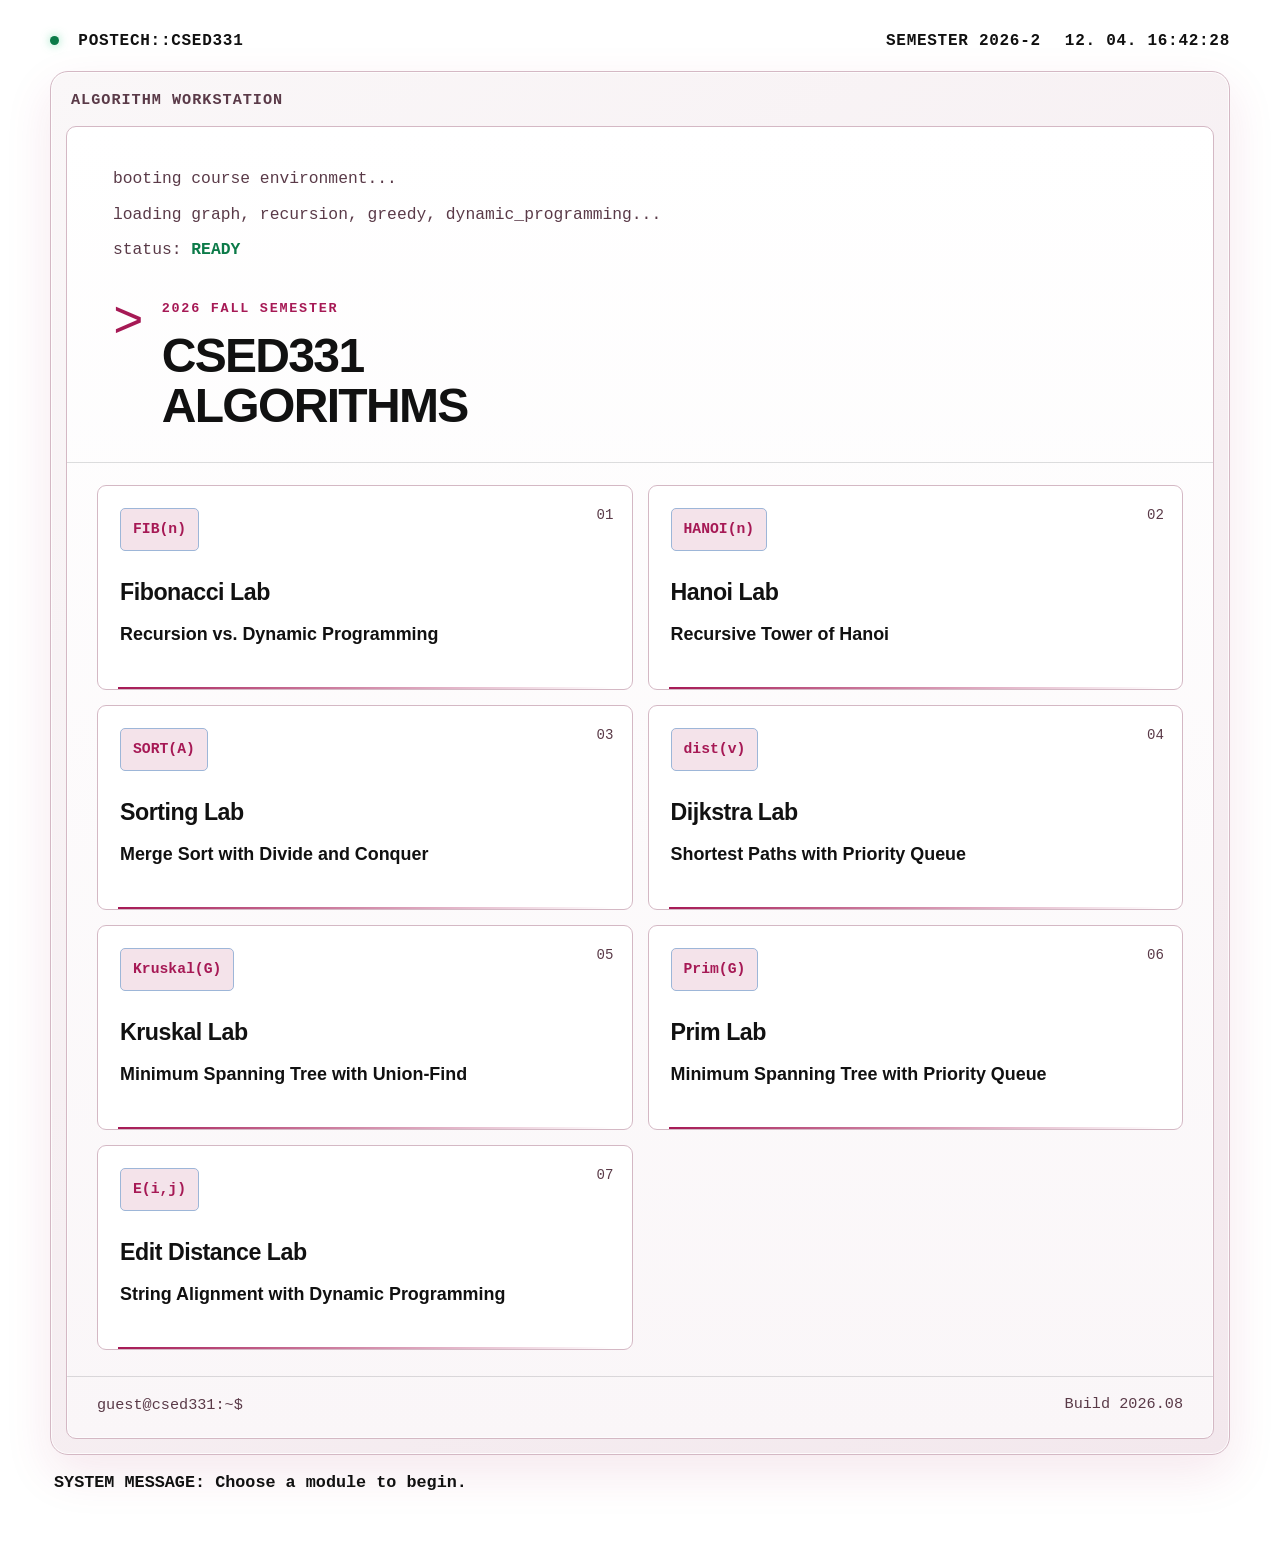
<file: index.html>
<!DOCTYPE html>
<html lang="en">
<head>
  <meta charset="UTF-8">
  <meta name="viewport" content="width=device-width, initial-scale=1.0">
  <meta name="description" content="2026-2 CSED331 Algorithms course website">
  <title>CSED331 | Algorithms</title>
  <link rel="icon" type="image/png" href="favicon.png">
  <link rel="stylesheet" href="styles.css">
</head>
<body class="home-page">
  <div class="scanlines" aria-hidden="true"></div>

  <main class="desktop-shell">
    <header class="system-bar">
      <div class="system-id">
        <span class="status-light"></span>
        POSTECH::CSED331
      </div>
      <div class="system-meta">
        <span>SEMESTER 2026-2</span>
        <span id="system-clock" aria-label="current time"></span>
      </div>
    </header>

    <section class="monitor">
      <div class="monitor-top">
        <span>ALGORITHM WORKSTATION</span>
      </div>

      <div class="screen">
        <section class="hero-terminal" aria-labelledby="course-title">
          <p class="boot-line">booting course environment...</p>
          <p class="boot-line delay-1">loading graph, recursion, greedy, dynamic_programming...</p>
          <p class="boot-line delay-2">status: <strong>READY</strong></p>

          <div class="prompt-title">
            <span class="prompt">&gt;</span>
            <div>
              <p class="eyebrow">2026 FALL SEMESTER</p>
              <h1 id="course-title">CSED331<br>ALGORITHMS</h1>
            </div>
          </div>
        </section>

        <nav class="menu-grid" aria-label="Course modules">
          <a class="menu-card active-card" href="fibonacci.html">
            <span class="card-index">01</span>
            <span class="card-icon">FIB(n)</span>
            <span class="card-title">Fibonacci Lab</span>
            <span class="card-desc">Recursion vs. Dynamic Programming</span>
          </a>

          <a class="menu-card active-card" href="hanoi.html">
            <span class="card-index">02</span>
            <span class="card-icon">HANOI(n)</span>
            <span class="card-title">Hanoi Lab</span>
            <span class="card-desc">Recursive Tower of Hanoi</span>
          </a>

          <a class="menu-card active-card" href="sorting.html">
            <span class="card-index">03</span>
            <span class="card-icon">SORT(A)</span>
            <span class="card-title">Sorting Lab</span>
            <span class="card-desc">Merge Sort with Divide and Conquer</span>
          </a>

          <a class="menu-card active-card" href="graph.html">
            <span class="card-index">04</span>
            <span class="card-icon">dist(v)</span>
            <span class="card-title">Dijkstra Lab</span>
            <span class="card-desc">Shortest Paths with Priority Queue</span>
          </a>

          <a class="menu-card active-card" href="kruskal.html">
            <span class="card-index">05</span>
            <span class="card-icon">Kruskal(G)</span>
            <span class="card-title">Kruskal Lab</span>
            <span class="card-desc">Minimum Spanning Tree with Union-Find</span>
          </a>

          <a class="menu-card active-card" href="prim.html">
            <span class="card-index">06</span>
            <span class="card-icon">Prim(G)</span>
            <span class="card-title">Prim Lab</span>
            <span class="card-desc">Minimum Spanning Tree with Priority Queue</span>
          </a>

          <a class="menu-card active-card" href="editdistance.html">
            <span class="card-index">07</span>
            <span class="card-icon">E(i,j)</span>
            <span class="card-title">Edit Distance Lab</span>
            <span class="card-desc">String Alignment with Dynamic Programming</span>
          </a>
        </nav>

        <div id="terminal-output" class="terminal-output"></div>

        <footer class="terminal-footer">
          <div class="terminal-command">
            <span class="terminal-prompt">guest@csed331:~$</span>
            <input
              id="terminal-input"
              type="text"
              autocomplete="off"
              spellcheck="false"
              aria-label="Terminal command"
            >
          </div>
          <span>Build 2026.08</span>
        </footer>
      </div>
    </section>

    <p class="keyboard-hint">SYSTEM MESSAGE: Choose a module to begin.</p>
  </main>

  <script src="common.js"></script>
  <script src="index.js"></script>
</body>
</html>
</file>
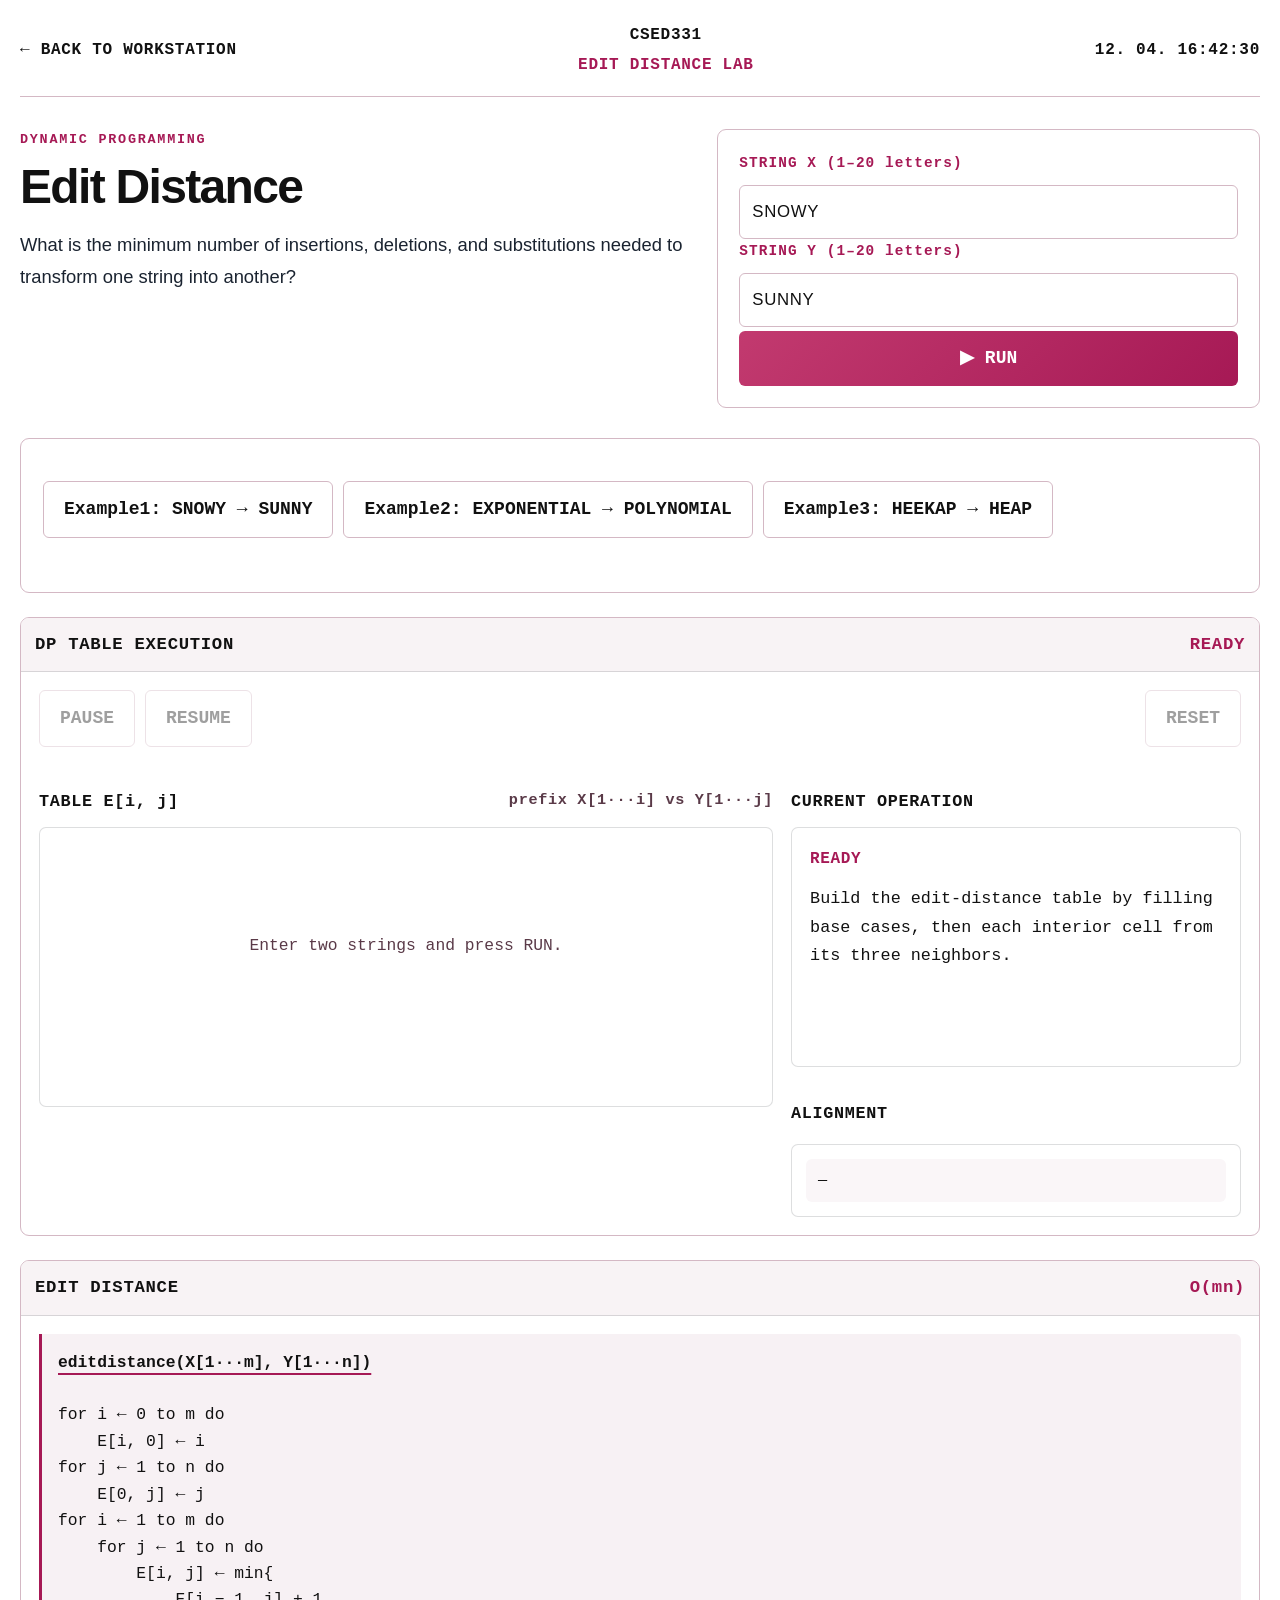
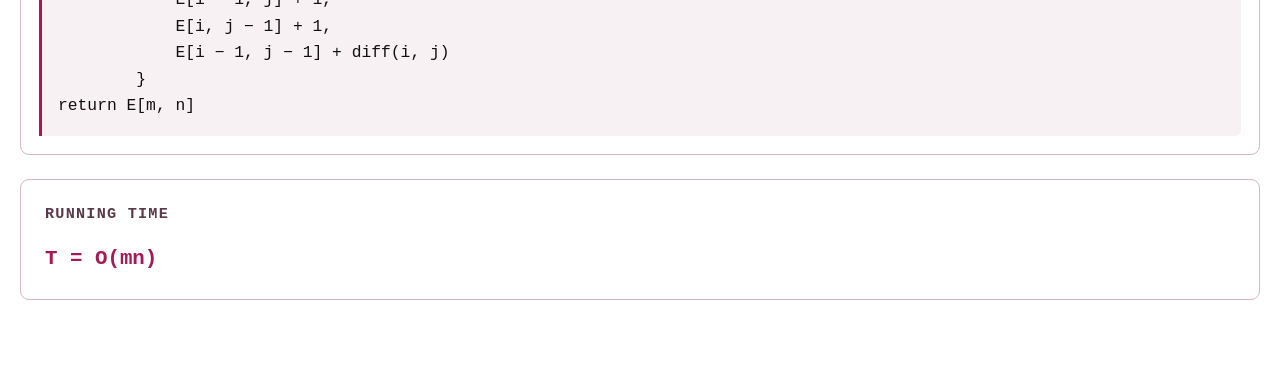
<file: editdistance.html>
<!DOCTYPE html>
<html lang="en">
<head>
  <meta charset="UTF-8">
  <meta name="viewport" content="width=device-width, initial-scale=1.0">
  <meta name="description" content="CSED331 Edit Distance dynamic programming visualizer">
  <title>Edit Distance Lab | CSED331</title>
  <link rel="icon" type="image/png" href="favicon.png">
  <link rel="stylesheet" href="styles.css?v=20261011o">
  <link rel="stylesheet" href="animation.css?v=20261011o">
</head>
<body class="lab-page">
  <div class="scanlines" aria-hidden="true"></div>

  <header class="lab-header">
    <a class="back-link" href="index.html">← BACK TO WORKSTATION</a>
    <div>
      <span>CSED331</span>
      <strong>EDIT DISTANCE LAB</strong>
    </div>
    <span id="system-clock" aria-label="current time"></span>
  </header>

  <main class="lab-shell">
    <section class="lab-intro">
      <div>
        <p class="eyebrow">DYNAMIC PROGRAMMING</p>
        <h1>Edit Distance</h1>
        <p class="lab-question">
          What is the minimum number of insertions, deletions, and
          substitutions needed to transform one string into another?
        </p>
      </div>

      <div class="control-console edit-control-console">
        <label for="string-x-input">STRING X (1–20 letters)</label>
        <div class="input-row edit-string-row">
          <input
            id="string-x-input"
            class="edit-string-input"
            type="text"
            maxlength="20"
            value="SNOWY"
            autocomplete="off"
            spellcheck="false"
            aria-label="String X"
          >
        </div>
        <label for="string-y-input">STRING Y (1–20 letters)</label>
        <div class="input-row edit-string-row">
          <input
            id="string-y-input"
            class="edit-string-input"
            type="text"
            maxlength="20"
            value="SUNNY"
            autocomplete="off"
            spellcheck="false"
            aria-label="String Y"
          >
        </div>
        <div class="input-row edit-run-row">
          <button id="run-edit-button" type="button" class="primary-button">▶ RUN</button>
        </div>
      </div>
    </section>

    <section class="sort-input-panel">
      <div class="action-row">
        <button id="example-snowy-button" type="button" class="secondary-button">
          Example1: SNOWY → SUNNY
        </button>
        <button id="example-exp-button" type="button" class="secondary-button">
          Example2: EXPONENTIAL → POLYNOMIAL
        </button>
        <button id="example-heekap-button" type="button" class="secondary-button">
          Example3: HEEKAP → HEAP
        </button>
      </div>
      <p id="edit-input-message" class="input-message" aria-live="polite"></p>
    </section>

    <section id="edit-visualization" class="algorithm-window">
      <header class="window-titlebar">
        <span>DP TABLE EXECUTION</span>
        <span id="edit-mode-label">READY</span>
      </header>
      <div class="window-body">
        <div class="action-row playback-row edit-playback-row">
          <button id="pause-edit-button" type="button" class="secondary-button" disabled>
            PAUSE
          </button>
          <button id="resume-edit-button" type="button" class="secondary-button" disabled>
            RESUME
          </button>
          <button id="stop-edit-button" type="button" class="secondary-button edit-reset-button" disabled>
            RESET
          </button>
        </div>

        <div class="edit-execution-grid">
          <section class="edit-table-panel">
            <div class="section-label">
              <span>TABLE E[i, j]</span>
              <span>prefix X[1···i] vs Y[1···j]</span>
            </div>
            <div id="edit-table-container" class="edit-table-container">
              <div class="visualization-placeholder">
                Enter two strings and press RUN.
              </div>
            </div>
          </section>

          <section class="edit-side-panel">
            <div class="section-label">
              <span>CURRENT OPERATION</span>
            </div>
            <div class="dijkstra-operation-box edit-operation-box">
              <div id="edit-operation-title" class="current-operation-title">READY</div>
              <div id="edit-operation-detail" class="current-operation-detail">
                Build the edit-distance table by filling base cases, then each
                interior cell from its three neighbors.
              </div>
              <div id="edit-transform" class="edit-transform-host" hidden></div>
            </div>

            <div class="section-label">
              <span>ALIGNMENT</span>
            </div>
            <div class="edit-result-box">
              <pre id="edit-alignment" class="edit-alignment">—</pre>
            </div>
          </section>
        </div>
      </div>
    </section>

    <section class="algorithm-window">
      <header class="window-titlebar">
        <span>EDIT DISTANCE</span>
        <span>O(mn)</span>
      </header>
      <div class="window-body">
        <div class="code-block" aria-label="Edit distance pseudocode">
<pre><code><span class="code-function-title">editdistance(X[1···m], Y[1···n])</span>

for i ← 0 to m do
    E[i, 0] ← i
for j ← 1 to n do
    E[0, j] ← j
for i ← 1 to m do
    for j ← 1 to n do
        E[i, j] ← min{
            E[i − 1, j] + 1,
            E[i, j − 1] + 1,
            E[i − 1, j − 1] + diff(i, j)
        }
return E[m, n]</code></pre>
        </div>
      </div>
    </section>

    <section class="analysis-box">
      <div class="analysis-title">RUNNING TIME</div>
      <div class="analysis-result">T = O(mn)</div>
    </section>
  </main>

  <script src="common.js?v=20261011o"></script>
  <script src="editdistance.js?v=20261011o"></script>
</body>
</html>
</file>
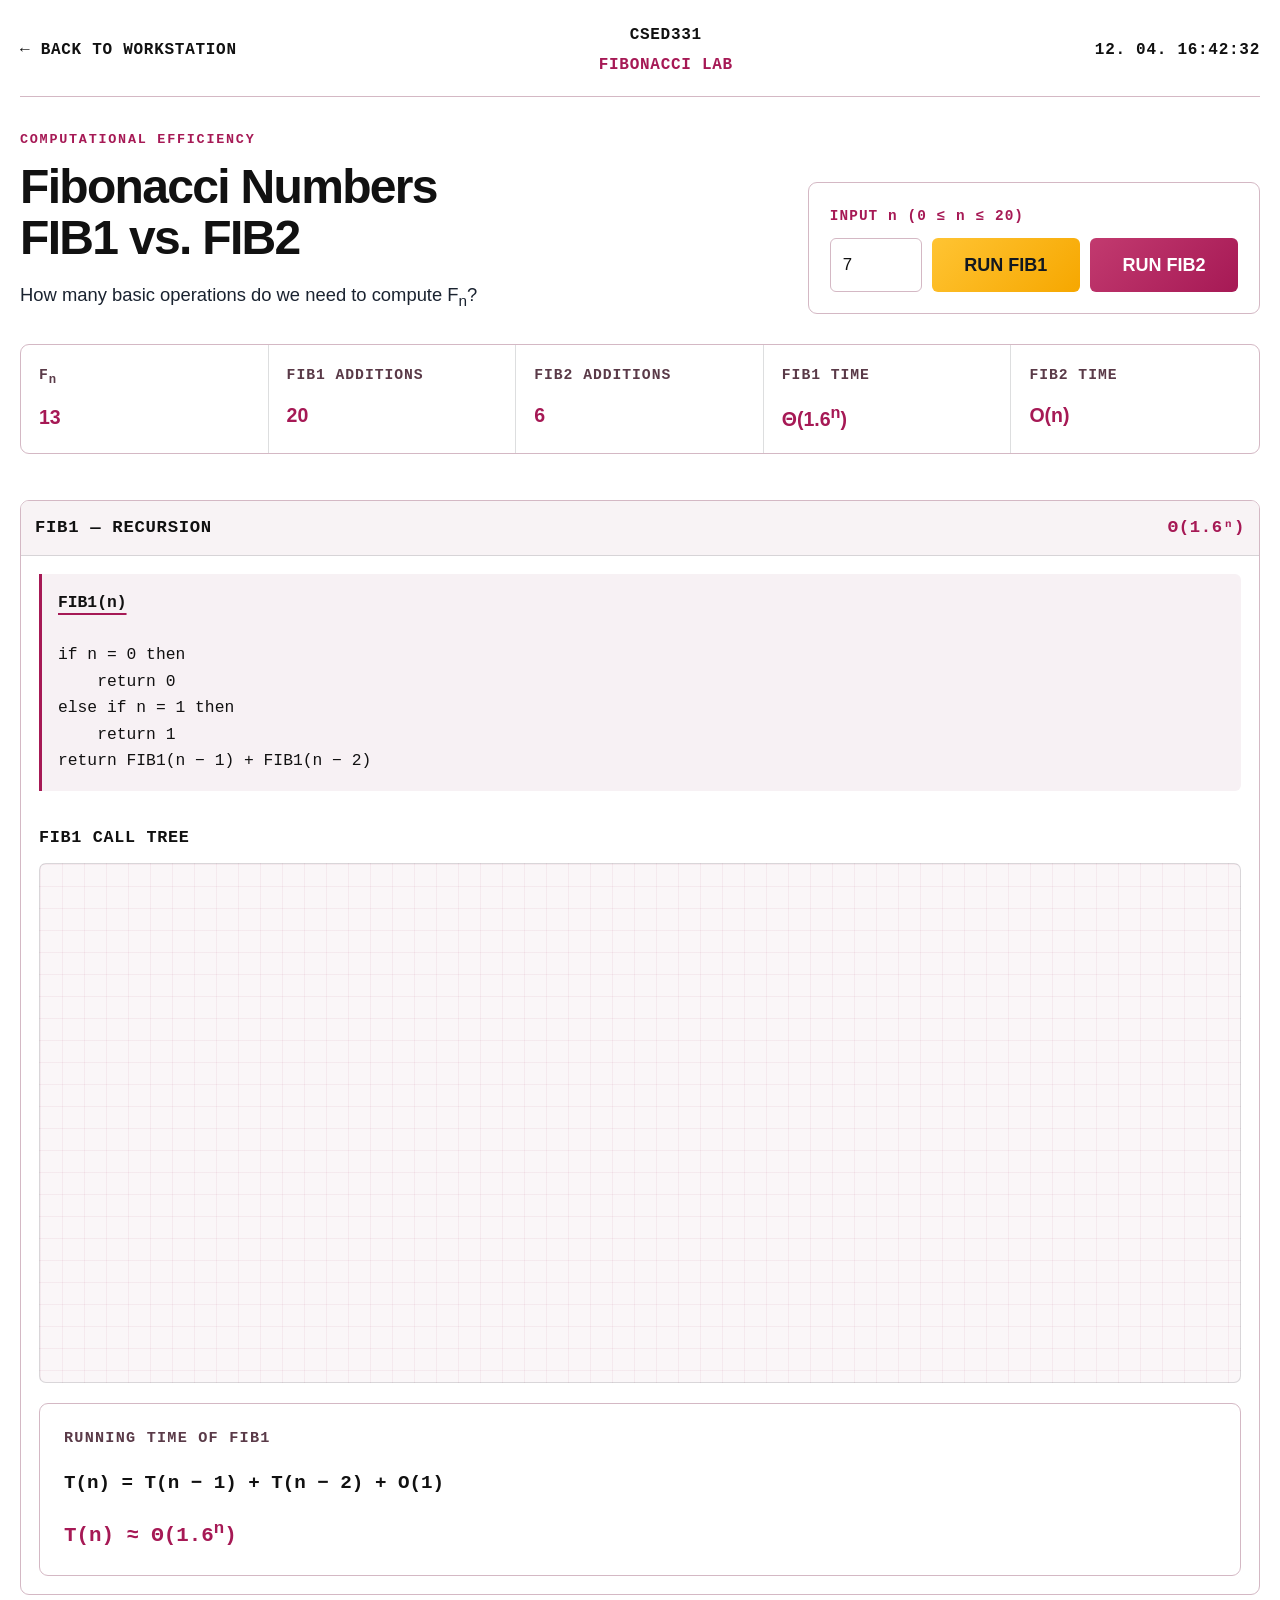
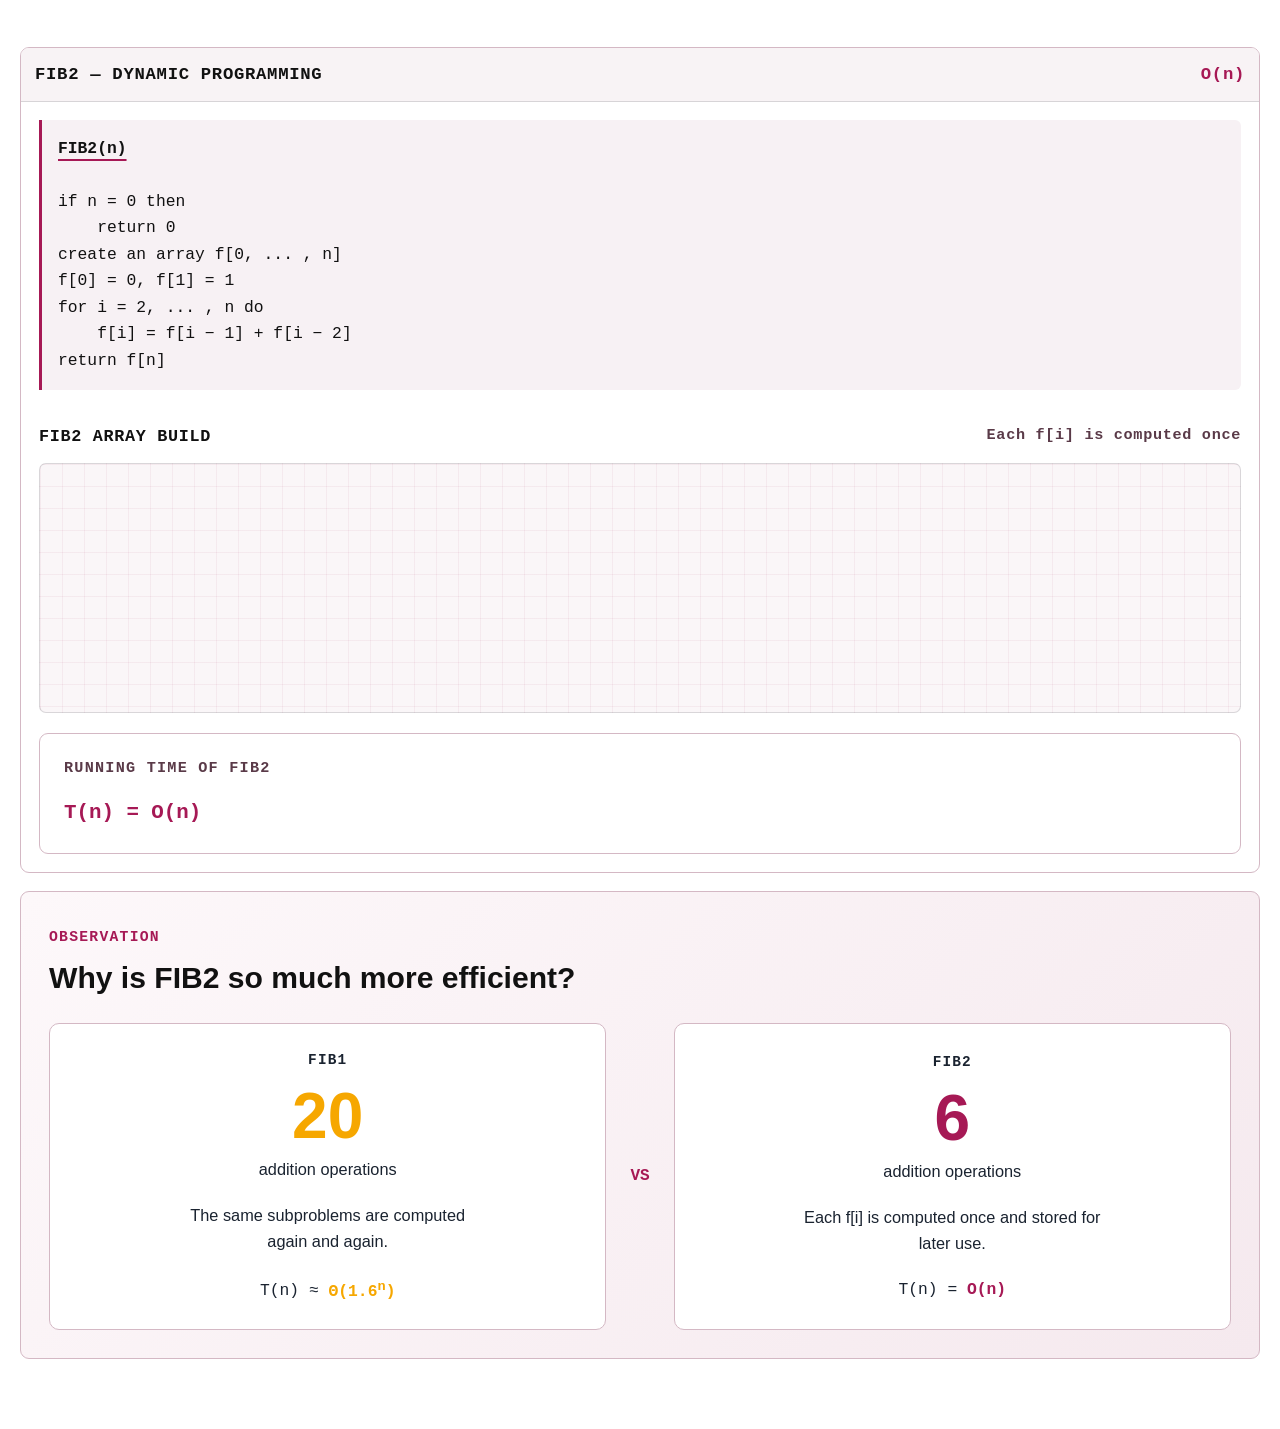
<file: fibonacci.html>
<!DOCTYPE html>
<html lang="en">
<head>
  <meta charset="UTF-8">
  <meta name="viewport" content="width=device-width, initial-scale=1.0">
  <meta name="description" content="CSED331 Fibonacci recursion and dynamic programming visualizer">
  <title>Fibonacci Lab | CSED331</title>
  <link rel="icon" type="image/png" href="favicon.png">
  <link rel="stylesheet" href="styles.css">
  <link rel="stylesheet" href="animation.css">
</head>
<body class="lab-page">
  <div class="scanlines" aria-hidden="true"></div>

  <header class="lab-header">
    <a class="back-link" href="index.html">← BACK TO WORKSTATION</a>
    <div>
      <span>CSED331</span>
      <strong>FIBONACCI LAB</strong>
    </div>
    <span id="system-clock" aria-label="current time"></span>
  </header>

  <main class="lab-shell">
    <section class="lab-intro">
      <div>
        <p class="eyebrow">COMPUTATIONAL EFFICIENCY</p>
        <h1>Fibonacci Numbers<br>FIB1 vs. FIB2</h1>
        <p class="lab-question">
          How many basic operations do we need to compute
          F<sub>n</sub>?
        </p>
      </div>

      <div class="control-console">
        <label for="fib-input">INPUT n (0 ≤ n ≤ 20)</label>
        <div class="input-row fib-run-row">
          <input id="fib-input" type="number" min="0" max="20" value="7">
          <button id="run-fib1-button" type="button" class="run-fib1-button">RUN FIB1</button>
          <button id="run-fib2-button" type="button" class="run-fib2-button">RUN FIB2</button>
        </div>
      </div>
    </section>

    <section class="summary-strip" aria-live="polite">
      <div>
        <span>F<sub>n</sub></span>
        <strong id="result-value">13</strong>
      </div>
      <div>
        <span>FIB1 ADDITIONS</span>
        <strong id="fib1-additions">20</strong>
      </div>
      <div>
        <span>FIB2 ADDITIONS</span>
        <strong id="fib2-additions">6</strong>
      </div>
      <div>
        <span>FIB1 TIME</span>
        <strong>Θ(1.6<sup>n</sup>)</strong>
      </div>
      <div>
        <span>FIB2 TIME</span>
        <strong>O(n)</strong>
      </div>
    </section>

    <section class="comparison-grid algorithm-stack">
      <article class="algorithm-window fib1-window">
        <header class="window-titlebar">
          <span>FIB1 — RECURSION</span>
          <span>Θ(1.6ⁿ)</span>
        </header>

        <div class="window-body">
          <div class="code-block" aria-label="FIB1 pseudocode">
<pre><code><span class="code-function-title">FIB1(n)</span>

if n = 0 then
    return 0
else if n = 1 then
    return 1
return FIB1(n − 1) + FIB1(n − 2)</code></pre>
          </div>

          <div class="section-label">
            <span>FIB1 CALL TREE</span>
          </div>

          <div
            id="tree-container"
            class="tree-container"
            aria-label="FIB1 recursive call tree"
            aria-live="polite"
          ></div>

          <div class="analysis-box">
            <div class="analysis-title">RUNNING TIME OF FIB1</div>
            <div class="analysis-equation">
              T(n) = T(n − 1) + T(n − 2) + O(1)
            </div>
            <div class="analysis-result">
              T(n) ≈ Θ(1.6<sup>n</sup>)
            </div>
          </div>
        </div>
      </article>

      <article class="algorithm-window fib2-window">
        <header class="window-titlebar">
          <span>FIB2 — DYNAMIC PROGRAMMING</span>
          <span>O(n)</span>
        </header>

        <div class="window-body">
          <div class="code-block" aria-label="FIB2 pseudocode">
<pre><code><span class="code-function-title">FIB2(n)</span>

if n = 0 then
    return 0
create an array f[0, ... , n]
f[0] = 0, f[1] = 1
for i = 2, ... , n do
    f[i] = f[i − 1] + f[i − 2]
return f[n]</code></pre>
          </div>

          <div class="section-label">
            <span>FIB2 ARRAY BUILD</span>
            <span>Each f[i] is computed once</span>
          </div>

          <div
            id="dp-container"
            class="dp-container fib2-container"
            aria-label="FIB2 dynamic programming array"
            aria-live="polite"
          ></div>

          <div class="analysis-box">
            <div class="analysis-title">RUNNING TIME OF FIB2</div>
            <div class="analysis-result">T(n) = O(n)</div>
          </div>
        </div>
      </article>
    </section>

    <section class="complexity-panel">
      <div class="observation-header">
        <span class="complexity-tag">OBSERVATION</span>
        <h2>Why is FIB2 so much more efficient?</h2>
      </div>

      <div class="call-comparison">
        <div class="call-card fib1-card">
          <span class="call-type">FIB1</span>
          <strong class="call-number" id="observation-fib1-additions">20</strong>
          <span class="call-unit">addition operations</span>
          <p class="observation-description">
            The same subproblems are computed again and again.
          </p>
          <span class="call-complexity">
            T(n) ≈ <strong>Θ(1.6<sup>n</sup>)</strong>
          </span>
        </div>

        <div class="comparison-vs">VS</div>

        <div class="call-card fib2-card">
          <span class="call-type">FIB2</span>
          <strong class="call-number" id="observation-fib2-additions">6</strong>
          <span class="call-unit">addition operations</span>
          <p class="observation-description">
            Each f[i] is computed once and stored for later use.
          </p>
          <span class="call-complexity">
            T(n) = <strong>O(n)</strong>
          </span>
        </div>
      </div>
    </section>
  </main>

  <script src="common.js"></script>
  <script src="fibonacci.js"></script>
</body>
</html>
</file>
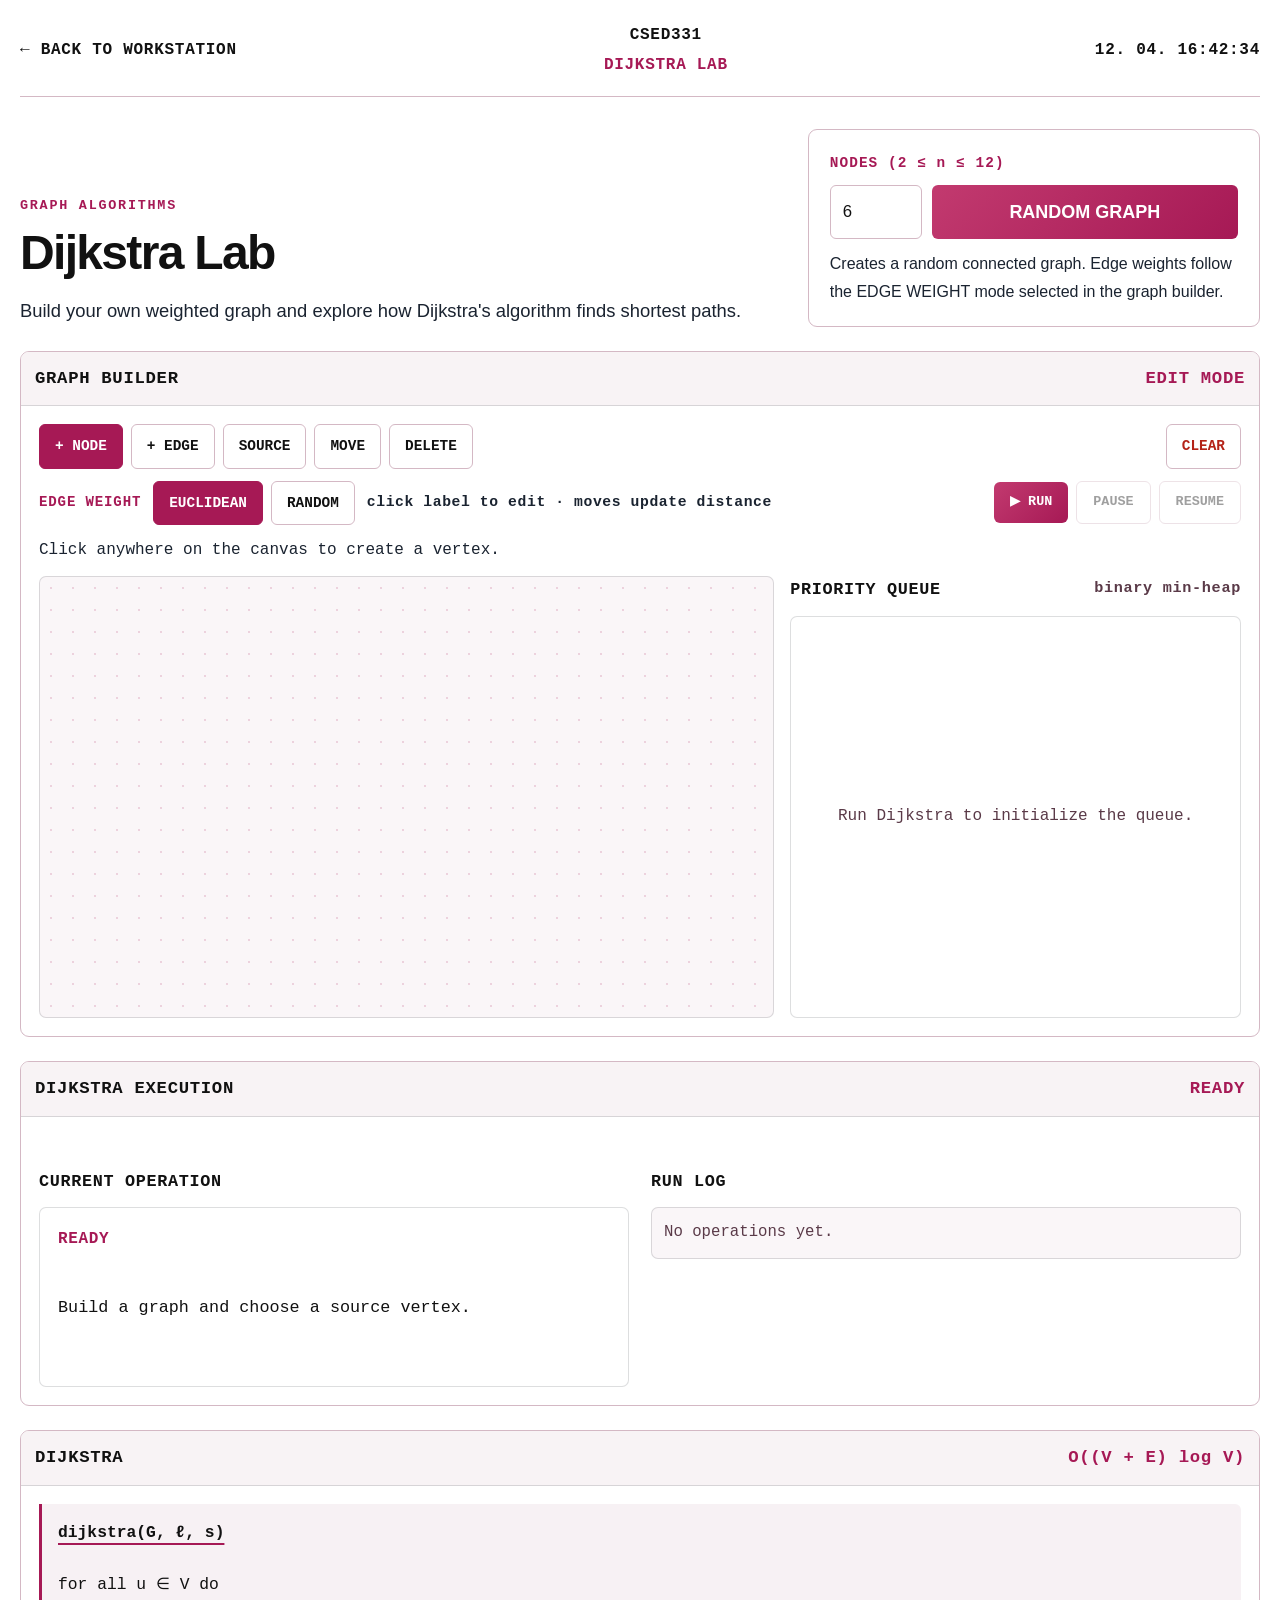
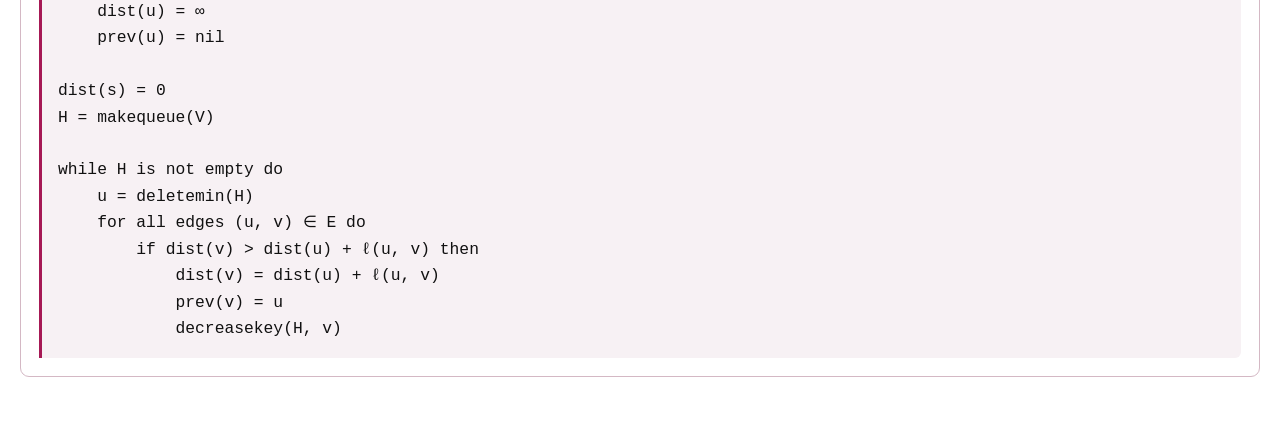
<file: graph.html>
<!DOCTYPE html>
<html lang="en">
<head>
  <meta charset="UTF-8">
  <meta name="viewport" content="width=device-width, initial-scale=1.0">
  <meta name="description" content="CSED331 Dijkstra shortest-path visualizer">
  <title>Dijkstra Lab | CSED331</title>
  <link rel="icon" type="image/png" href="favicon.png">
  <link rel="stylesheet" href="styles.css?v=20260916x">
  <link rel="stylesheet" href="animation.css?v=20260916x">
</head>
<body class="lab-page">
  <div class="scanlines" aria-hidden="true"></div>

  <header class="lab-header">
    <a class="back-link" href="index.html">← BACK TO WORKSTATION</a>
    <div>
      <span>CSED331</span>
      <strong>DIJKSTRA LAB</strong>
    </div>
    <span id="system-clock" aria-label="current time"></span>
  </header>

  <main class="lab-shell">
    <section class="lab-intro">
      <div>
        <p class="eyebrow">GRAPH ALGORITHMS</p>
        <h1>Dijkstra Lab</h1>
        <p class="lab-question">
          Build your own weighted graph and explore how Dijkstra's algorithm
          finds shortest paths.
        </p>
      </div>

      <div class="control-console">
        <label for="random-node-count">NODES (2 ≤ n ≤ 12)</label>
        <div class="input-row">
          <input id="random-node-count" type="number" min="2" max="12" value="6">
          <button id="random-graph-button" type="button">RANDOM GRAPH</button>
        </div>
        <p class="control-note">
          Creates a random connected graph. Edge weights follow the
          EDGE WEIGHT mode selected in the graph builder.
        </p>
      </div>
    </section>

    <section class="algorithm-window">
      <header class="window-titlebar">
        <span>GRAPH BUILDER</span>
        <span id="graph-lock-label">EDIT MODE</span>
      </header>

      <div class="window-body">
        <div class="graph-toolbar">
          <button type="button" class="tool-button graph-edit-tool is-active" data-tool="node">+ NODE</button>
          <button type="button" class="tool-button graph-edit-tool" data-tool="edge">+ EDGE</button>
          <button type="button" class="tool-button graph-edit-tool" data-tool="source">SOURCE</button>
          <button type="button" class="tool-button graph-edit-tool" data-tool="move">MOVE</button>
          <button type="button" class="tool-button graph-edit-tool" data-tool="delete">DELETE</button>
          <button id="clear-graph-button" type="button" class="tool-button graph-clear-button">CLEAR</button>
        </div>

        <div class="weight-mode-row" role="group" aria-label="Edge weight mode">
          <span class="weight-mode-label">EDGE WEIGHT</span>
          <button
            type="button"
            class="tool-button weight-mode-button is-active"
            data-weight-mode="euclidean"
          >
            EUCLIDEAN
          </button>
          <button
            type="button"
            class="tool-button weight-mode-button"
            data-weight-mode="random"
          >
            RANDOM
          </button>
          <span id="weight-mode-note" class="weight-mode-hint">
            click label to edit · moves update distance
          </span>

          <div class="graph-run-controls">
            <button id="run-dijkstra-button" type="button" class="primary-button">▶ RUN</button>
            <button id="pause-dijkstra-button" type="button" class="secondary-button" disabled>PAUSE</button>
            <button id="resume-dijkstra-button" type="button" class="secondary-button" disabled>RESUME</button>
          </div>
        </div>

        <div id="graph-builder-message" class="graph-builder-message" aria-live="polite">
          Click anywhere on the canvas to create a vertex, or generate a random graph.
        </div>

        <div class="graph-workspace">
          <div class="graph-canvas-wrapper">
            <svg
              id="graph-canvas"
              class="graph-canvas"
              viewBox="0 0 1000 600"
              role="img"
              aria-label="Interactive graph builder"
            >
            <g id="graph-edge-layer"></g>
            <g id="graph-edge-label-layer"></g>
            <g id="graph-node-layer"></g>
            </svg>
          </div>

          <section class="priority-queue-panel">
            <div class="section-label">
              <span>PRIORITY QUEUE</span>
              <span>binary min-heap</span>
            </div>
            <div id="priority-queue" class="priority-queue">
              <div class="pq-placeholder">Run Dijkstra to initialize the queue.</div>
            </div>
          </section>
        </div>
      </div>
    </section>

    <section class="algorithm-window">
      <header class="window-titlebar">
        <span>DIJKSTRA EXECUTION</span>
        <span id="dijkstra-mode-label">READY</span>
      </header>

      <div class="window-body">
        <div class="dijkstra-execution-grid">
          <section class="dijkstra-operation-panel">
            <div class="section-label">
              <span>CURRENT OPERATION</span>
            </div>

            <div class="dijkstra-operation-box">
              <div id="current-operation-title" class="current-operation-title">READY</div>
              <div id="current-operation-detail" class="current-operation-detail">
                Build a graph and choose a source vertex.
              </div>
            </div>
          </section>

          <section class="dijkstra-log-panel">
            <div class="section-label">
              <span>RUN LOG</span>
            </div>
            <div id="dijkstra-log" class="dijkstra-log">
              <div class="dijkstra-log-empty">No operations yet.</div>
            </div>
          </section>
        </div>
      </div>
    </section>

    <section class="algorithm-window">
      <header class="window-titlebar">
        <span>DIJKSTRA</span>
        <span>O((V + E) log V)</span>
      </header>
      <div class="window-body">
        <div class="code-block">
<pre><code><span class="code-function-title">dijkstra(G, ℓ, s)</span>

for all u ∈ V do
    dist(u) = ∞
    prev(u) = nil

dist(s) = 0
H = makequeue(V)

while H is not empty do
    u = deletemin(H)
    for all edges (u, v) ∈ E do
        if dist(v) &gt; dist(u) + ℓ(u, v) then
            dist(v) = dist(u) + ℓ(u, v)
            prev(v) = u
            decreasekey(H, v)</code></pre>
        </div>
      </div>
    </section>
  </main>

  <script src="common.js?v=20260916x"></script>
  <script src="graph.js?v=20260916x"></script>
</body>
</html>
</file>
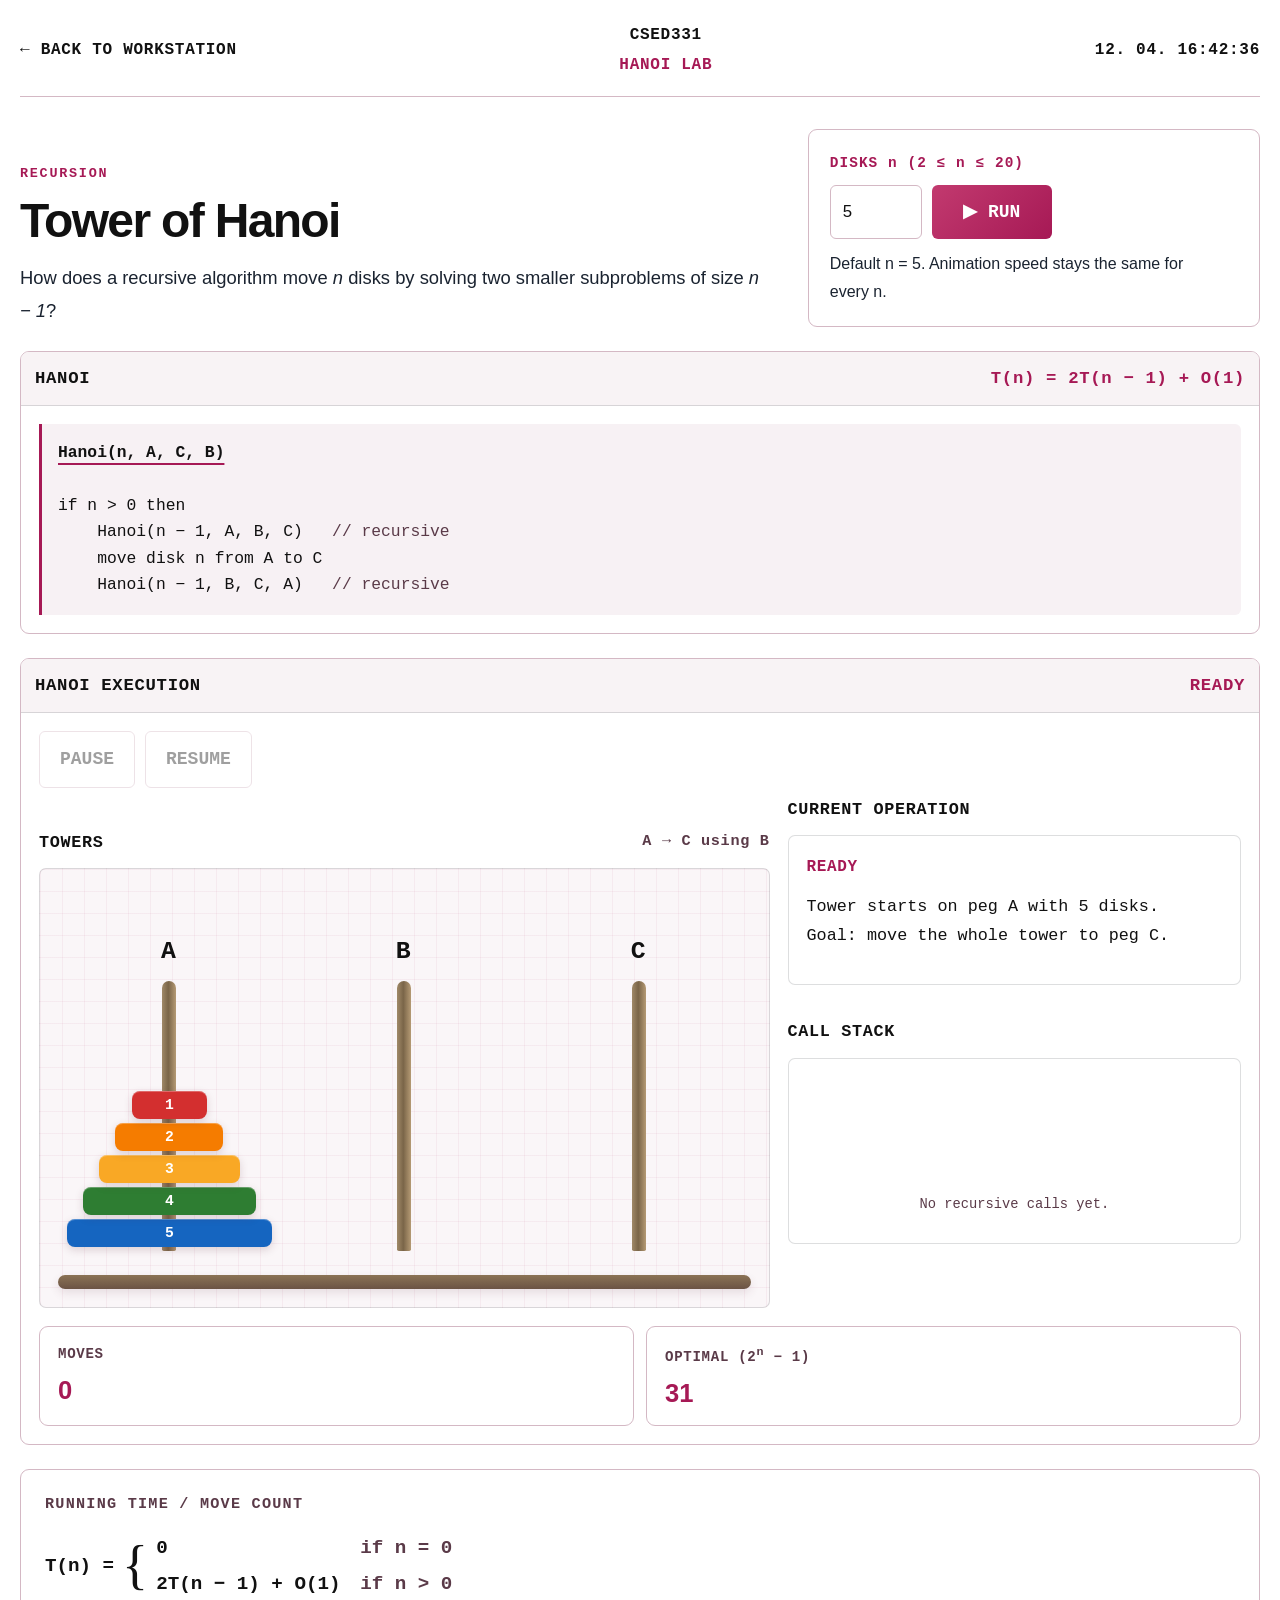
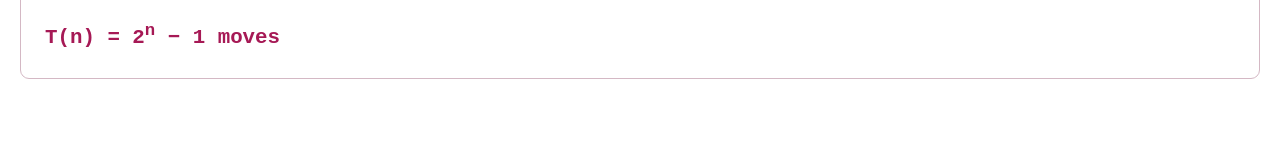
<file: hanoi.html>
<!DOCTYPE html>
<html lang="en">
<head>
  <meta charset="UTF-8">
  <meta name="viewport" content="width=device-width, initial-scale=1.0">
  <meta name="description" content="CSED331 Tower of Hanoi recursion visualizer">
  <title>Hanoi Lab | CSED331</title>
  <link rel="icon" type="image/png" href="favicon.png">
  <link rel="stylesheet" href="styles.css">
  <link rel="stylesheet" href="animation.css">
</head>
<body class="lab-page">
  <div class="scanlines" aria-hidden="true"></div>

  <header class="lab-header">
    <a class="back-link" href="index.html">← BACK TO WORKSTATION</a>
    <div>
      <span>CSED331</span>
      <strong>HANOI LAB</strong>
    </div>
    <span id="system-clock" aria-label="current time"></span>
  </header>

  <main class="lab-shell">
    <section class="lab-intro">
      <div>
        <p class="eyebrow">RECURSION</p>
        <h1>Tower of Hanoi</h1>
        <p class="lab-question">
          How does a recursive algorithm move <em>n</em> disks by solving two
          smaller subproblems of size <em>n − 1</em>?
        </p>
      </div>

      <div class="control-console">
        <label for="hanoi-disk-count">DISKS n (2 ≤ n ≤ 20)</label>
        <div class="input-row hanoi-run-row">
          <input id="hanoi-disk-count" type="number" min="2" max="20" value="5">
          <button id="run-hanoi-button" type="button" class="primary-button">▶ RUN</button>
        </div>
        <p class="control-note">Default n = 5. Animation speed stays the same for every n.</p>
      </div>
    </section>

    <section class="algorithm-window">
      <header class="window-titlebar">
        <span>HANOI</span>
        <span>T(n) = 2T(n − 1) + O(1)</span>
      </header>
      <div class="window-body">
        <div class="code-block" aria-label="Hanoi pseudocode">
<pre><code><span class="code-function-title">Hanoi(n, A, C, B)</span>

if n &gt; 0 then
    Hanoi(n − 1, A, B, C)   <span class="code-comment">// recursive</span>
    move disk n from A to C
    Hanoi(n − 1, B, C, A)   <span class="code-comment">// recursive</span></code></pre>
        </div>
      </div>
    </section>

    <section id="hanoi-visualization" class="algorithm-window">
      <header class="window-titlebar">
        <span>HANOI EXECUTION</span>
        <span id="hanoi-mode-label">READY</span>
      </header>

      <div class="window-body">
        <div class="action-row playback-row">
          <button id="pause-hanoi-button" type="button" class="secondary-button" disabled>
            PAUSE
          </button>
          <button id="resume-hanoi-button" type="button" class="secondary-button" disabled>
            RESUME
          </button>
        </div>

        <div class="hanoi-execution-grid">
          <div class="hanoi-stage-panel">
            <div class="section-label">
              <span>TOWERS</span>
              <span>A → C using B</span>
            </div>

            <div id="hanoi-board" class="hanoi-board" aria-label="Tower of Hanoi visualization">
              <div class="hanoi-base"></div>
              <div class="hanoi-peg-column" data-peg="0">
                <div class="hanoi-peg-label">A</div>
                <div class="hanoi-rod"></div>
                <div class="hanoi-stack" id="hanoi-stack-0"></div>
              </div>
              <div class="hanoi-peg-column" data-peg="1">
                <div class="hanoi-peg-label">B</div>
                <div class="hanoi-rod"></div>
                <div class="hanoi-stack" id="hanoi-stack-1"></div>
              </div>
              <div class="hanoi-peg-column" data-peg="2">
                <div class="hanoi-peg-label">C</div>
                <div class="hanoi-rod"></div>
                <div class="hanoi-stack" id="hanoi-stack-2"></div>
              </div>
            </div>
          </div>

          <div class="hanoi-side-panel">
            <div class="section-label">
              <span>CURRENT OPERATION</span>
            </div>
            <div class="dijkstra-operation-box hanoi-operation-box">
              <div id="hanoi-operation-title" class="current-operation-title">READY</div>
              <div id="hanoi-operation-detail" class="current-operation-detail">
                Choose n and press RUN to start the recursive solution.
              </div>
            </div>

            <div class="section-label">
              <span>CALL STACK</span>
            </div>
            <div id="hanoi-call-stack" class="hanoi-call-stack">
              <div class="hanoi-call-empty">No recursive calls yet.</div>
            </div>
          </div>
        </div>

        <div class="hanoi-move-bar" aria-live="polite">
          <div class="hanoi-move-stat">
            <span>MOVES</span>
            <strong id="hanoi-move-count">0</strong>
          </div>
          <div class="hanoi-move-stat">
            <span>OPTIMAL (2<sup>n</sup> − 1)</span>
            <strong id="hanoi-move-optimal">31</strong>
          </div>
        </div>
      </div>
    </section>

    <section class="analysis-box">
      <div class="analysis-title">RUNNING TIME / MOVE COUNT</div>
      <div class="analysis-equation analysis-cases" aria-label="T of n piecewise definition">
        <span class="cases-lhs">T(n) =</span>
        <span class="cases-brace">{</span>
        <div class="cases-lines">
          <div>
            <span class="cases-expr">0</span>
            <span class="cases-cond">if n = 0</span>
          </div>
          <div>
            <span class="cases-expr">2T(n − 1) + O(1)</span>
            <span class="cases-cond">if n &gt; 0</span>
          </div>
        </div>
      </div>
      <div class="analysis-result">T(n) = 2<sup>n</sup> − 1 moves</div>
    </section>
  </main>

  <script src="common.js"></script>
  <script src="hanoi.js"></script>
</body>
</html>
</file>
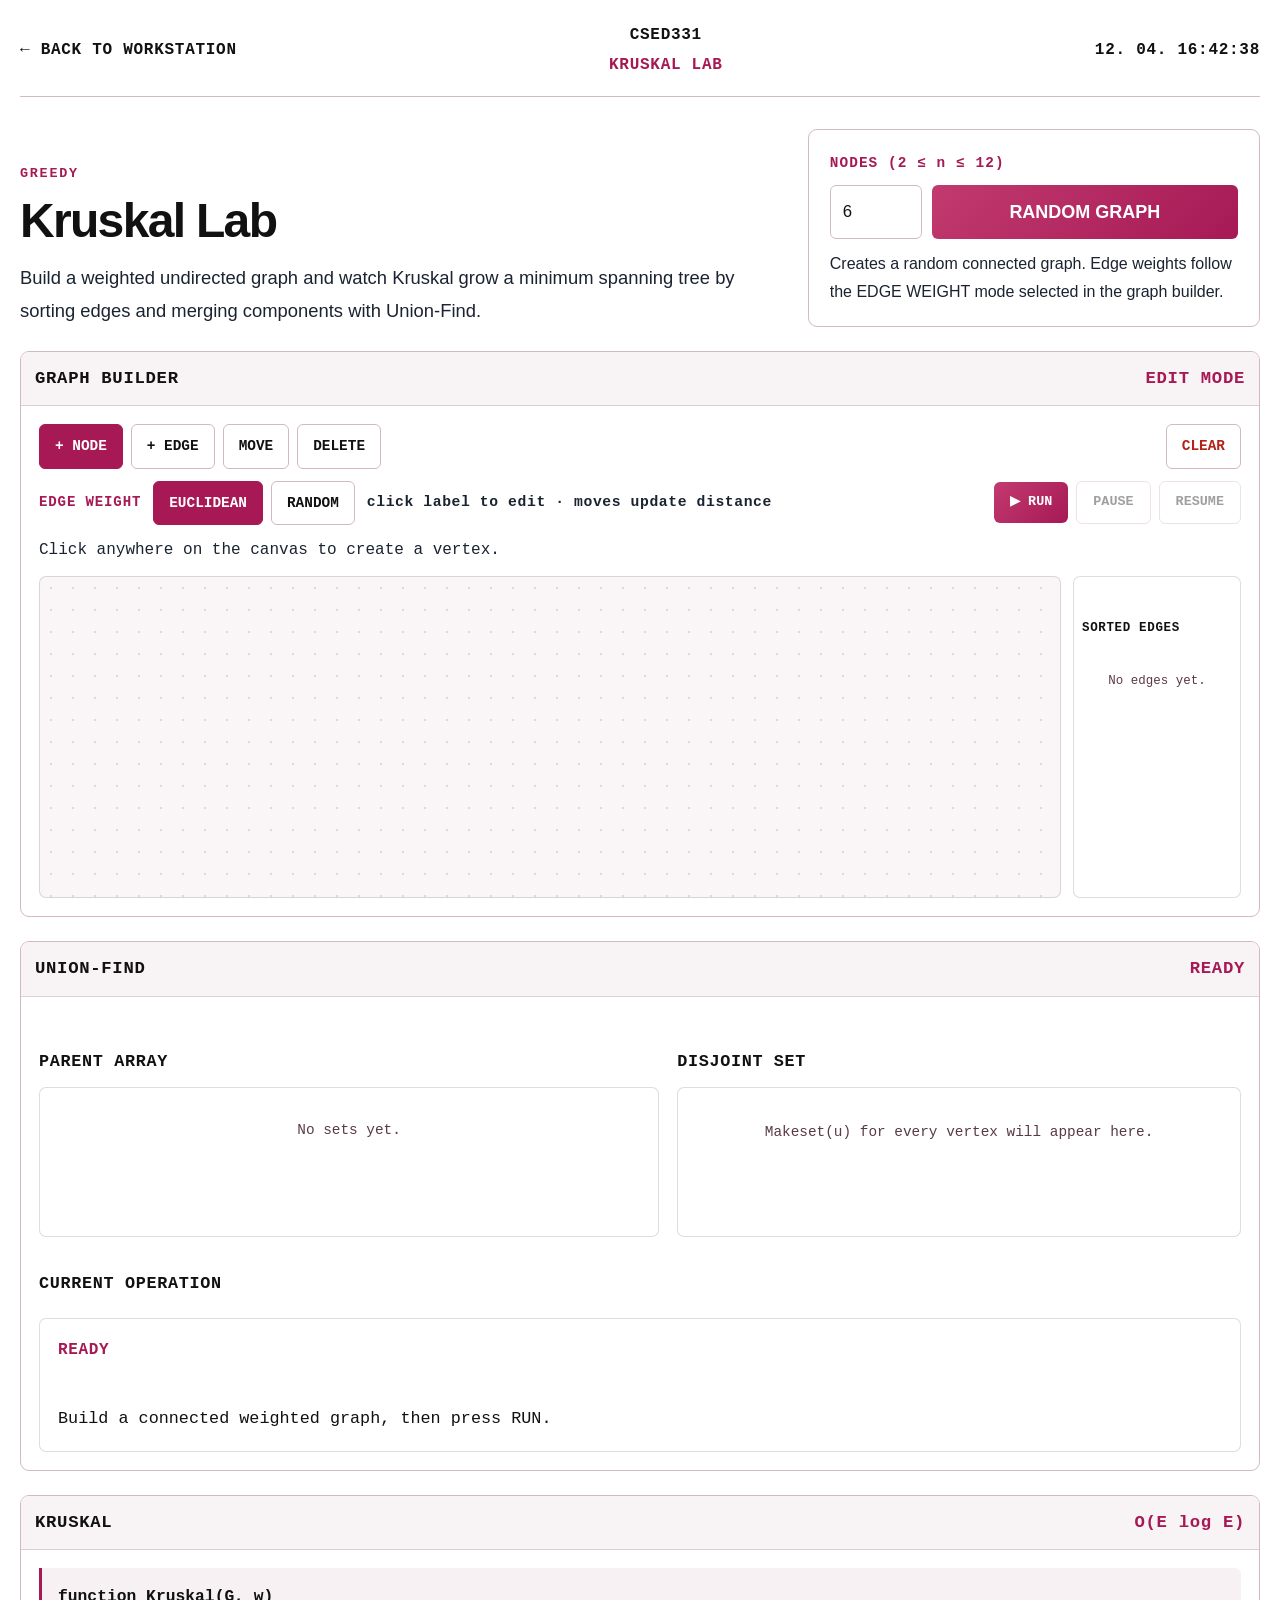
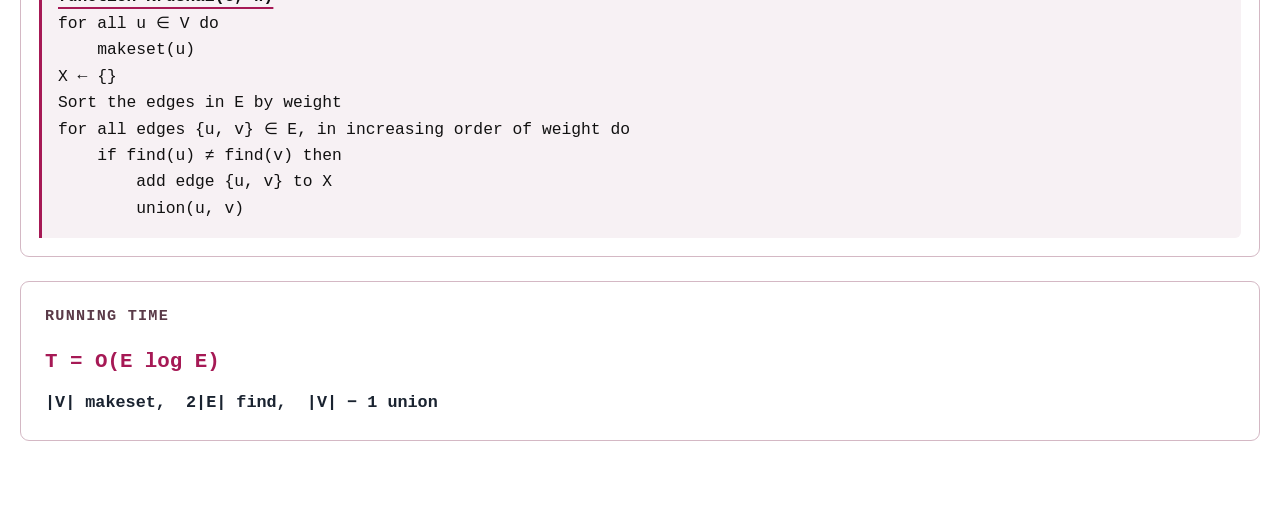
<file: kruskal.html>
<!DOCTYPE html>
<html lang="en">
<head>
  <meta charset="UTF-8">
  <meta name="viewport" content="width=device-width, initial-scale=1.0">
  <meta name="description" content="CSED331 Kruskal MST visualizer with Union-Find">
  <title>Kruskal Lab | CSED331</title>
  <link rel="icon" type="image/png" href="favicon.png">
  <link rel="stylesheet" href="styles.css?v=20260916x">
  <link rel="stylesheet" href="animation.css?v=20260916x">
</head>
<body class="lab-page">
  <div class="scanlines" aria-hidden="true"></div>

  <header class="lab-header">
    <a class="back-link" href="index.html">← BACK TO WORKSTATION</a>
    <div>
      <span>CSED331</span>
      <strong>KRUSKAL LAB</strong>
    </div>
    <span id="system-clock" aria-label="current time"></span>
  </header>

  <main class="lab-shell">
    <section class="lab-intro">
      <div>
        <p class="eyebrow">GREEDY</p>
        <h1>Kruskal Lab</h1>
        <p class="lab-question">
          Build a weighted undirected graph and watch Kruskal grow a minimum
          spanning tree by sorting edges and merging components with Union-Find.
        </p>
      </div>

      <div class="control-console">
        <label for="random-node-count">NODES (2 ≤ n ≤ 12)</label>
        <div class="input-row">
          <input id="random-node-count" type="number" min="2" max="12" value="6">
          <button id="random-graph-button" type="button">RANDOM GRAPH</button>
        </div>
        <p class="control-note">
          Creates a random connected graph. Edge weights follow the
          EDGE WEIGHT mode selected in the graph builder.
        </p>
      </div>
    </section>

    <section id="kruskal-graph-section" class="algorithm-window">
      <header class="window-titlebar">
        <span>GRAPH BUILDER</span>
        <span id="graph-lock-label">EDIT MODE</span>
      </header>

      <div class="window-body">
        <div class="graph-toolbar">
          <button type="button" class="tool-button graph-edit-tool is-active" data-tool="node">+ NODE</button>
          <button type="button" class="tool-button graph-edit-tool" data-tool="edge">+ EDGE</button>
          <button type="button" class="tool-button graph-edit-tool" data-tool="move">MOVE</button>
          <button type="button" class="tool-button graph-edit-tool" data-tool="delete">DELETE</button>
          <button id="clear-graph-button" type="button" class="tool-button graph-clear-button">CLEAR</button>
        </div>

        <div class="weight-mode-row" role="group" aria-label="Edge weight mode">
          <span class="weight-mode-label">EDGE WEIGHT</span>
          <button
            type="button"
            class="tool-button weight-mode-button is-active"
            data-weight-mode="euclidean"
          >
            EUCLIDEAN
          </button>
          <button
            type="button"
            class="tool-button weight-mode-button"
            data-weight-mode="random"
          >
            RANDOM
          </button>
          <span id="weight-mode-note" class="weight-mode-hint">
            click label to edit · moves update distance
          </span>

          <div class="graph-run-controls">
            <button id="run-kruskal-button" type="button" class="primary-button">▶ RUN</button>
            <button id="pause-kruskal-button" type="button" class="secondary-button" disabled>PAUSE</button>
            <button id="resume-kruskal-button" type="button" class="secondary-button" disabled>RESUME</button>
          </div>
        </div>

        <div id="graph-builder-message" class="graph-builder-message" aria-live="polite">
          Click anywhere on the canvas to create a vertex, or generate a random graph.
        </div>

        <div class="kruskal-graph-workspace">
          <div class="graph-canvas-wrapper kruskal-canvas-wrapper">
            <svg
              id="graph-canvas"
              class="graph-canvas kruskal-canvas"
              viewBox="0 0 1000 420"
              role="img"
              aria-label="Interactive graph builder"
            >
              <g id="graph-edge-layer"></g>
              <g id="graph-edge-label-layer"></g>
              <g id="graph-node-layer"></g>
            </svg>
          </div>

          <aside class="kruskal-edge-panel" aria-label="Edges sorted by weight">
            <div class="section-label">
              <span>SORTED EDGES</span>
            </div>
            <div id="kruskal-sorted-edges" class="kruskal-edge-list">
              <div class="uf-empty">No edges yet.</div>
            </div>
          </aside>
        </div>
      </div>
    </section>

    <section id="kruskal-uf-section" class="algorithm-window">
      <header class="window-titlebar">
        <span>UNION-FIND</span>
        <span id="kruskal-mode-label">READY</span>
      </header>

      <div class="window-body">
        <div class="kruskal-uf-grid">
          <section class="kruskal-uf-panel">
            <div class="section-label">
              <span>PARENT ARRAY</span>
            </div>
            <div id="uf-parent-array" class="uf-parent-array">
              <div class="uf-empty">No sets yet.</div>
            </div>
          </section>

          <section class="kruskal-uf-forest-panel">
            <div class="section-label">
              <span>DISJOINT SET</span>
            </div>
            <div id="uf-forest" class="uf-forest">
              <div class="uf-empty">Makeset(u) for every vertex will appear here.</div>
            </div>
          </section>
        </div>

        <div class="section-label">
          <span>CURRENT OPERATION</span>
        </div>
        <div class="dijkstra-operation-box kruskal-current-operation">
          <div id="kruskal-operation-title" class="current-operation-title">READY</div>
          <div id="kruskal-operation-detail" class="current-operation-detail">
            Build a connected weighted graph, then press RUN.
          </div>
        </div>
      </div>
    </section>

    <section class="algorithm-window">
      <header class="window-titlebar">
        <span>KRUSKAL</span>
        <span>O(E log E)</span>
      </header>
      <div class="window-body">
        <div class="code-block" aria-label="Kruskal pseudocode">
<pre><code><span class="code-function-title">function Kruskal(G, w)</span>
for all u ∈ V do
    makeset(u)
X ← {}
Sort the edges in E by weight
for all edges {u, v} ∈ E, in increasing order of weight do
    if find(u) ≠ find(v) then
        add edge {u, v} to X
        union(u, v)</code></pre>
        </div>
      </div>
    </section>

    <section class="analysis-box">
      <div class="analysis-title">RUNNING TIME</div>
      <div class="analysis-result">T = O(E log E)</div>
      <div class="analysis-equation">
        |V| makeset,&nbsp; 2|E| find,&nbsp; |V| − 1 union
      </div>
    </section>
  </main>

  <script src="common.js?v=20260916x"></script>
  <script src="kruskal.js?v=20260916x"></script>
</body>
</html>
</file>
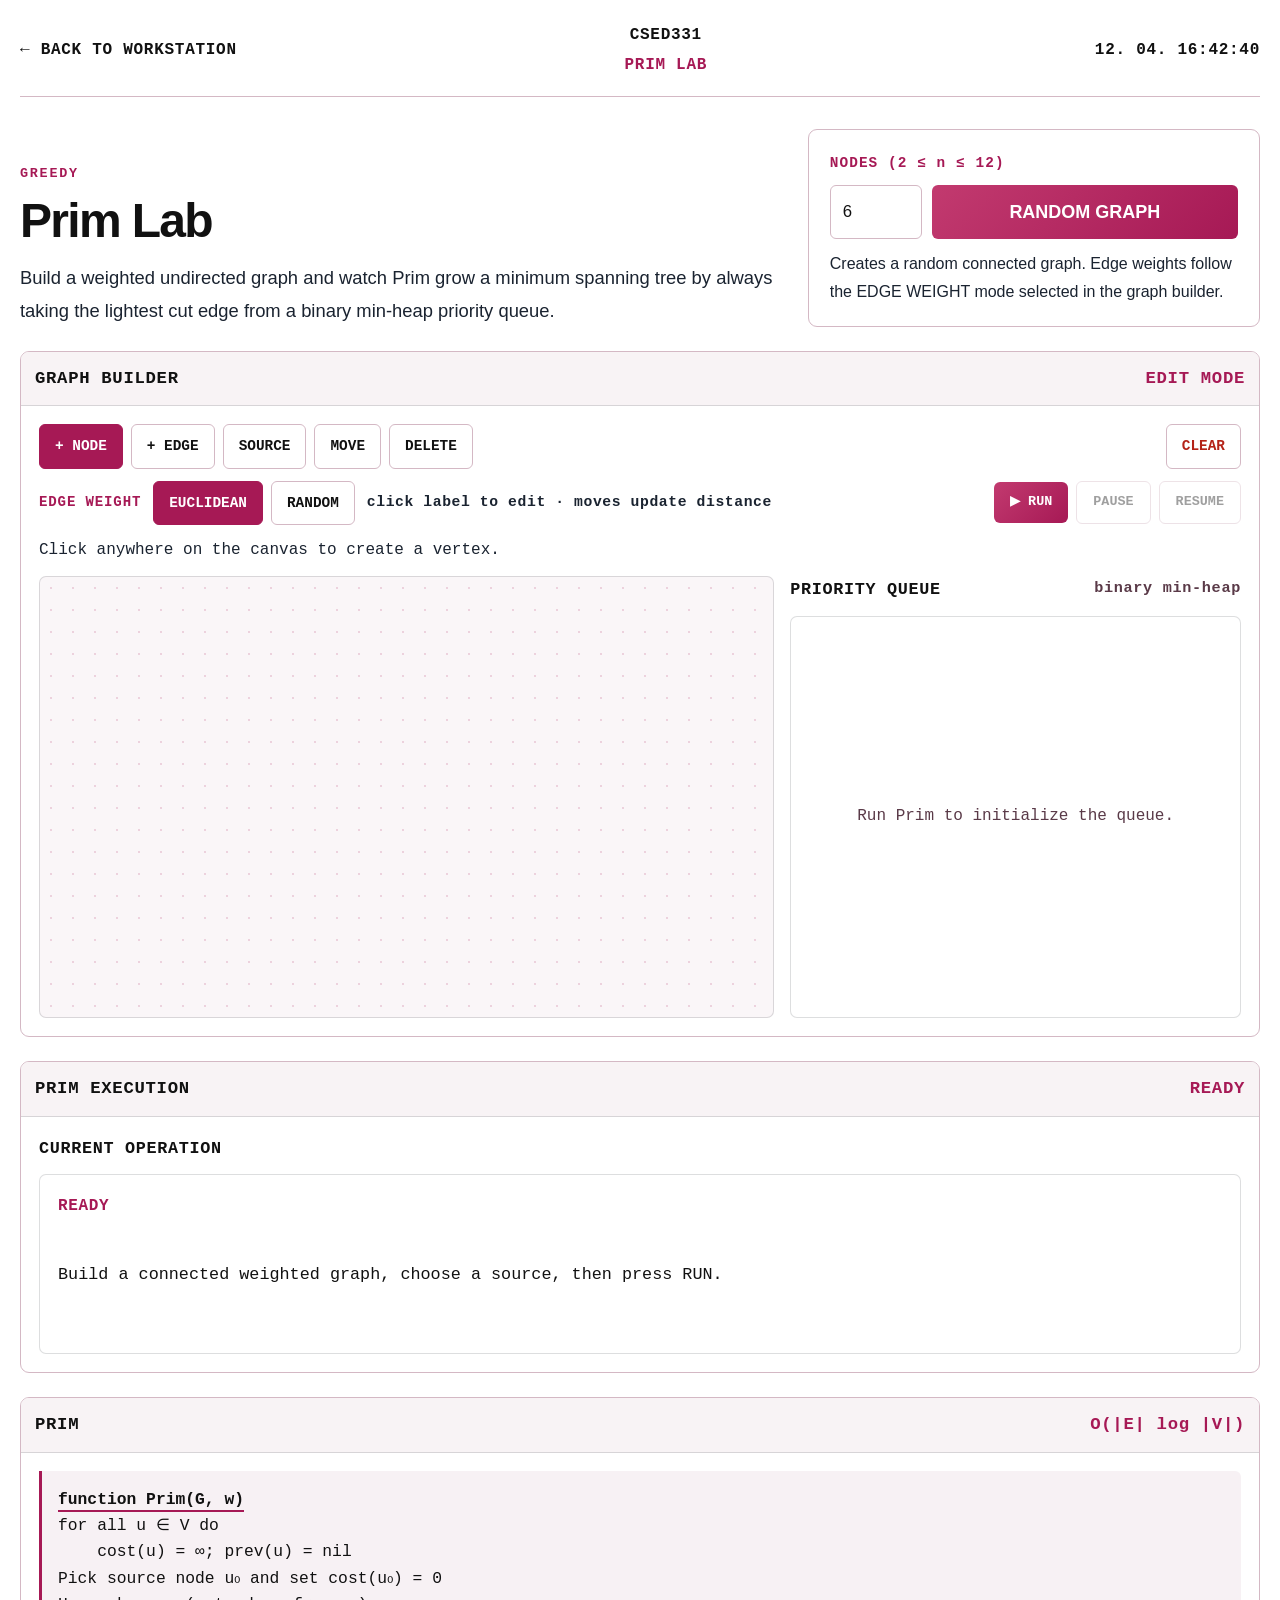
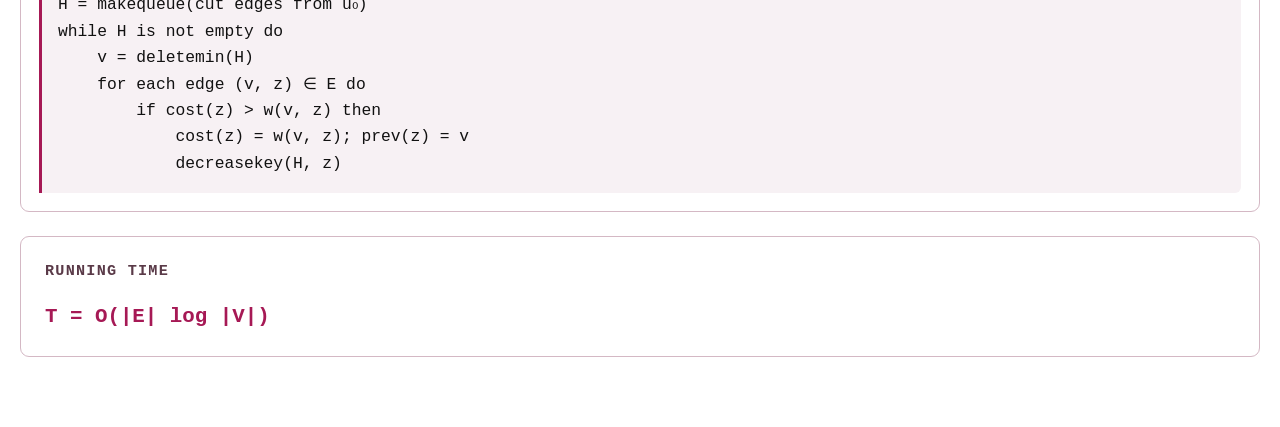
<file: prim.html>
<!DOCTYPE html>
<html lang="en">
<head>
  <meta charset="UTF-8">
  <meta name="viewport" content="width=device-width, initial-scale=1.0">
  <meta name="description" content="CSED331 Prim MST visualizer with Priority Queue">
  <title>Prim Lab | CSED331</title>
  <link rel="icon" type="image/png" href="favicon.png">
  <link rel="stylesheet" href="styles.css?v=20260916x">
  <link rel="stylesheet" href="animation.css?v=20260916x">
</head>
<body class="lab-page">
  <div class="scanlines" aria-hidden="true"></div>

  <header class="lab-header">
    <a class="back-link" href="index.html">← BACK TO WORKSTATION</a>
    <div>
      <span>CSED331</span>
      <strong>PRIM LAB</strong>
    </div>
    <span id="system-clock" aria-label="current time"></span>
  </header>

  <main class="lab-shell">
    <section class="lab-intro">
      <div>
        <p class="eyebrow">GREEDY</p>
        <h1>Prim Lab</h1>
        <p class="lab-question">
          Build a weighted undirected graph and watch Prim grow a minimum
          spanning tree by always taking the lightest cut edge from a binary
          min-heap priority queue.
        </p>
      </div>

      <div class="control-console">
        <label for="random-node-count">NODES (2 ≤ n ≤ 12)</label>
        <div class="input-row">
          <input id="random-node-count" type="number" min="2" max="12" value="6">
          <button id="random-graph-button" type="button">RANDOM GRAPH</button>
        </div>
        <p class="control-note">
          Creates a random connected graph. Edge weights follow the
          EDGE WEIGHT mode selected in the graph builder.
        </p>
      </div>
    </section>

    <section id="prim-graph-section" class="algorithm-window">
      <header class="window-titlebar">
        <span>GRAPH BUILDER</span>
        <span id="graph-lock-label">EDIT MODE</span>
      </header>

      <div class="window-body">
        <div class="graph-toolbar">
          <button type="button" class="tool-button graph-edit-tool is-active" data-tool="node">+ NODE</button>
          <button type="button" class="tool-button graph-edit-tool" data-tool="edge">+ EDGE</button>
          <button type="button" class="tool-button graph-edit-tool" data-tool="source">SOURCE</button>
          <button type="button" class="tool-button graph-edit-tool" data-tool="move">MOVE</button>
          <button type="button" class="tool-button graph-edit-tool" data-tool="delete">DELETE</button>
          <button id="clear-graph-button" type="button" class="tool-button graph-clear-button">CLEAR</button>
        </div>

        <div class="weight-mode-row" role="group" aria-label="Edge weight mode">
          <span class="weight-mode-label">EDGE WEIGHT</span>
          <button
            type="button"
            class="tool-button weight-mode-button is-active"
            data-weight-mode="euclidean"
          >
            EUCLIDEAN
          </button>
          <button
            type="button"
            class="tool-button weight-mode-button"
            data-weight-mode="random"
          >
            RANDOM
          </button>
          <span id="weight-mode-note" class="weight-mode-hint">
            click label to edit · moves update distance
          </span>

          <div class="graph-run-controls">
            <button id="run-prim-button" type="button" class="primary-button">▶ RUN</button>
            <button id="pause-prim-button" type="button" class="secondary-button" disabled>PAUSE</button>
            <button id="resume-prim-button" type="button" class="secondary-button" disabled>RESUME</button>
          </div>
        </div>

        <div id="graph-builder-message" class="graph-builder-message" aria-live="polite">
          Click anywhere on the canvas to create a vertex, or generate a random graph.
        </div>

        <div class="graph-workspace">
          <div class="graph-canvas-wrapper">
            <svg
              id="graph-canvas"
              class="graph-canvas"
              viewBox="0 0 1000 600"
              role="img"
              aria-label="Interactive graph builder"
            >
              <g id="graph-edge-layer"></g>
              <g id="graph-edge-label-layer"></g>
              <g id="graph-node-layer"></g>
            </svg>
          </div>

          <section class="priority-queue-panel">
            <div class="section-label">
              <span>PRIORITY QUEUE</span>
              <span>binary min-heap</span>
            </div>
            <div id="priority-queue" class="priority-queue">
              <div class="pq-placeholder">Run Prim to initialize the queue.</div>
            </div>
          </section>
        </div>
      </div>
    </section>

    <section class="algorithm-window">
      <header class="window-titlebar">
        <span>PRIM EXECUTION</span>
        <span id="prim-mode-label">READY</span>
      </header>

      <div class="window-body">
        <div class="section-label">
          <span>CURRENT OPERATION</span>
        </div>
        <div class="dijkstra-operation-box">
          <div id="prim-operation-title" class="current-operation-title">READY</div>
          <div id="prim-operation-detail" class="current-operation-detail">
            Build a connected weighted graph, choose a source, then press RUN.
          </div>
        </div>
      </div>
    </section>

    <section class="algorithm-window">
      <header class="window-titlebar">
        <span>PRIM</span>
        <span>O(|E| log |V|)</span>
      </header>
      <div class="window-body">
        <div class="code-block" aria-label="Prim pseudocode">
<pre><code><span class="code-function-title">function Prim(G, w)</span>
for all u ∈ V do
    cost(u) = ∞; prev(u) = nil
Pick source node u₀ and set cost(u₀) = 0
H = makequeue(cut edges from u₀)
while H is not empty do
    v = deletemin(H)
    for each edge (v, z) ∈ E do
        if cost(z) &gt; w(v, z) then
            cost(z) = w(v, z); prev(z) = v
            decreasekey(H, z)</code></pre>
        </div>
      </div>
    </section>

    <section class="analysis-box">
      <div class="analysis-title">RUNNING TIME</div>
      <div class="analysis-result">T = O(|E| log |V|)</div>
    </section>
  </main>

  <script src="common.js?v=20260916x"></script>
  <script src="prim.js?v=20260916x"></script>
</body>
</html>
</file>
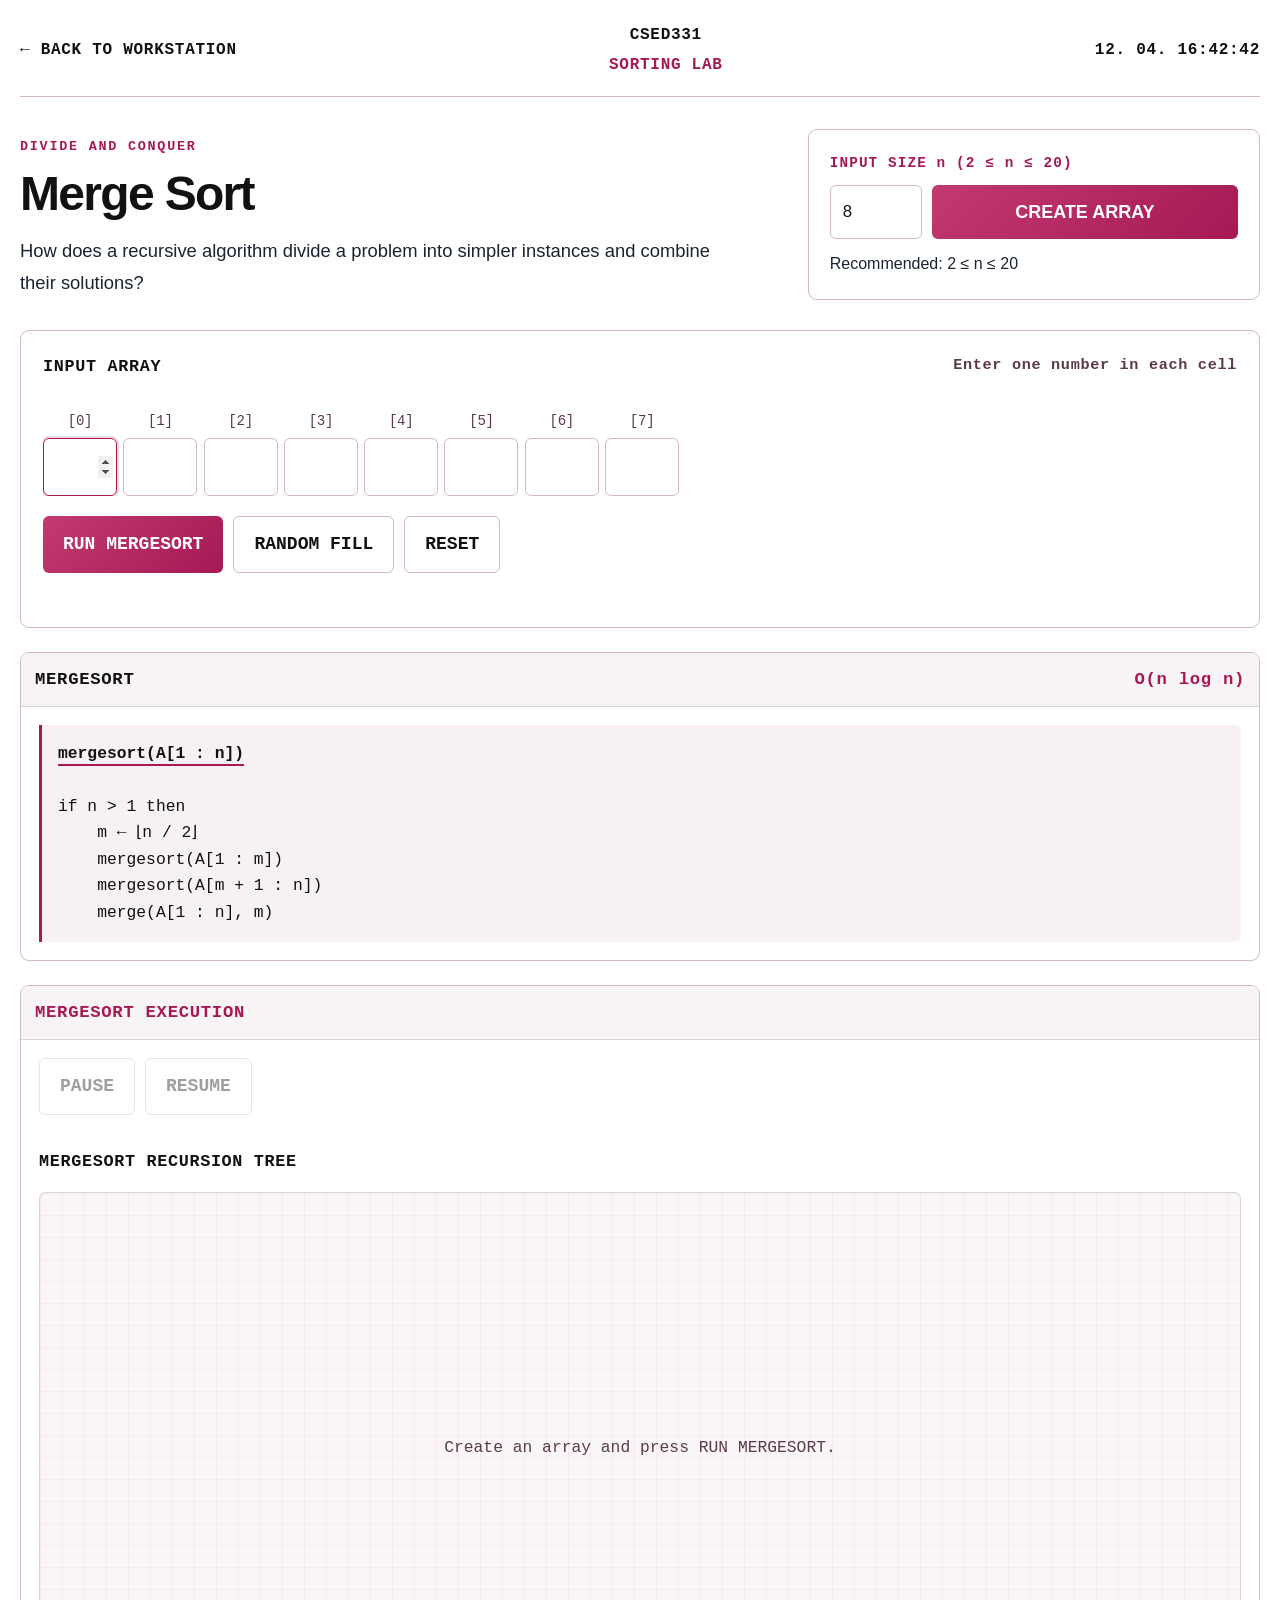
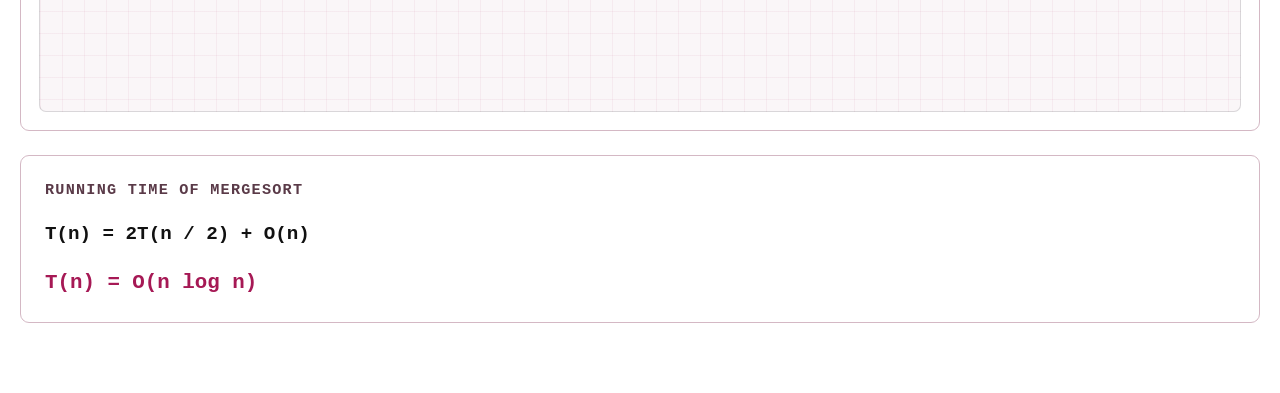
<file: sorting.html>
<!DOCTYPE html>
<html lang="en">
<head>
  <meta charset="UTF-8">
  <meta name="viewport" content="width=device-width, initial-scale=1.0">
  <meta name="description" content="CSED331 Merge Sort divide-and-conquer visualizer">
  <title>Sorting Lab | CSED331</title>
  <link rel="icon" type="image/png" href="favicon.png">
  <link rel="stylesheet" href="styles.css">
  <link rel="stylesheet" href="animation.css">
</head>
<body class="lab-page">
  <div class="scanlines" aria-hidden="true"></div>

  <header class="lab-header">
    <a class="back-link" href="index.html">← BACK TO WORKSTATION</a>
    <div>
      <span>CSED331</span>
      <strong>SORTING LAB</strong>
    </div>
    <span id="system-clock" aria-label="current time"></span>
  </header>

  <main class="lab-shell">
    <section class="lab-intro">
      <div>
        <p class="eyebrow">DIVIDE AND CONQUER</p>
        <h1>Merge Sort</h1>
        <p class="lab-question">
          How does a recursive algorithm divide a problem into simpler
          instances and combine their solutions?
        </p>
      </div>

      <div class="control-console">
        <label for="sort-size">INPUT SIZE n (2 ≤ n ≤ 20)</label>
        <div class="input-row">
          <input id="sort-size" type="number" min="2" max="20" value="8">
          <button id="create-array-button" type="button">CREATE ARRAY</button>
        </div>
        <p class="control-note">Recommended: 2 ≤ n ≤ 20</p>
      </div>
    </section>

    <section class="sort-input-panel">
      <div class="section-label">
        <span>INPUT ARRAY</span>
        <span>Enter one number in each cell</span>
      </div>

      <div id="sort-array-inputs" class="sort-array-inputs"></div>

      <div class="action-row">
        <button id="run-mergesort-button" type="button" class="primary-button">
          RUN MERGESORT
        </button>
        <button id="random-fill-button" type="button" class="secondary-button">
          RANDOM FILL
        </button>
        <button id="reset-sort-button" type="button" class="secondary-button">
          RESET
        </button>
      </div>

      <p id="sort-input-message" class="input-message" aria-live="polite"></p>
    </section>

    <section class="algorithm-window">
      <header class="window-titlebar">
        <span>MERGESORT</span>
        <span>O(n log n)</span>
      </header>
      <div class="window-body">
        <div class="code-block">
<pre><code><span class="code-function-title">mergesort(A[1 : n])</span>

if n &gt; 1 then
    m ← ⌊n / 2⌋
    mergesort(A[1 : m])
    mergesort(A[m + 1 : n])
    merge(A[1 : n], m)</code></pre>
        </div>
      </div>
    </section>

    <section id="sort-visualization" class="algorithm-window">
      <header class="window-titlebar">
        <span>MERGESORT EXECUTION</span>
      </header>
      <div class="window-body">
        <div class="action-row playback-row">
          <button id="pause-sort-button" type="button" class="secondary-button" disabled>
            PAUSE
          </button>
          <button id="resume-sort-button" type="button" class="secondary-button" disabled>
            RESUME
          </button>
        </div>

        <div class="section-label">
          <span>MERGESORT RECURSION TREE</span>
        </div>
        <div id="merge-tree-container" class="merge-tree-container">
          <div class="visualization-placeholder">
            Create an array and press RUN MERGESORT.
          </div>
        </div>
      </div>
    </section>

    <section class="analysis-box">
      <div class="analysis-title">RUNNING TIME OF MERGESORT</div>
      <div class="analysis-equation">T(n) = 2T(n / 2) + O(n)</div>
      <div class="analysis-result">T(n) = O(n log n)</div>
    </section>
  </main>

  <script src="common.js"></script>
  <script src="sorting.js"></script>
</body>
</html>
</file>
<file: styles.css>
:root {
  --bg: #ffffff;
  --bg-deep: #f8f3f5;
  --panel: #ffffff;
  --line: #d4b8c4;
  --line-soft: rgba(18, 24, 32, 0.14);
  --text: #111111;
  --text-soft: #1a2330;
  --muted: #5a3a48;
  --accent: #a61955;
  --accent-soft: rgba(166, 25, 85, 0.12);
  --postech: #a61955;
  --postech-gold: #f6a700;
  --postech-gray: #7a7772;
  --highlight: #a61955;
  --success: #0b7a48;
  --danger: #b42318;
  --shadow: 0 18px 48px rgba(166, 25, 85, 0.1);
  --radius-lg: 18px;
  --radius-md: 10px;
  --mono: "JetBrains Mono", "Cascadia Code", Consolas, "Courier New", monospace;
}

* {
  box-sizing: border-box;
}

html {
  scroll-behavior: smooth;
}

body {
  margin: 0;
  min-height: 100vh;
  color: var(--text);
  background: #ffffff;
  font-family: Inter, Pretendard, "Noto Sans KR", "Segoe UI", Arial, sans-serif;
  font-size: 18px;
  line-height: 1.7;
  -webkit-font-smoothing: antialiased;
  text-rendering: optimizeLegibility;
}

button,
input {
  font: inherit;
}

a {
  color: inherit;
}

.system-bar,
.lab-header,
.monitor-top,
.window-titlebar,
.boot-line,
.prompt,
.eyebrow,
.section-label,
.card-index,
.card-icon,
.terminal-footer,
.keyboard-hint,
.control-console label,
.summary-strip span,
.complexity-tag,
.tool-button,
.primary-button,
.secondary-button,
.accent-button {
  font-family: var(--mono);
}

code,
pre {
  font-family: var(--mono);
}

.scanlines {
  display: none;
}

/* Home */
.desktop-shell {
  width: min(1180px, calc(100% - 40px));
  margin: 28px auto 44px;
}

.system-bar,
.lab-header {
  display: flex;
  align-items: center;
  justify-content: space-between;
  gap: 20px;
  color: var(--text);
  font-size: 1rem;
  font-weight: 700;
  letter-spacing: 0.045em;
}

.system-meta {
  display: flex;
  gap: 24px;
}

.status-light {
  display: inline-block;
  width: 9px;
  height: 9px;
  margin-right: 9px;
  border-radius: 50%;
  background: var(--success);
  box-shadow: 0 0 10px rgba(99, 214, 160, 0.75);
}

.monitor {
  margin-top: 16px;
  padding: 15px;
  border: 1px solid var(--line);
  border-radius: var(--radius-lg);
  background: linear-gradient(145deg, #faf7f8, #f3e8ed);
  box-shadow: var(--shadow), inset 0 0 0 1px rgba(255, 255, 255, 0.8);
}

.monitor-top,
.window-titlebar {
  display: flex;
  justify-content: space-between;
  gap: 18px;
  padding: 1px 5px 12px;
  color: var(--muted);
  font-size: 0.95rem;
  letter-spacing: 0.065em;
}

.monitor-top {
  font-weight: 700;
}

.screen {
  overflow: hidden;
  border: 1px solid var(--line);
  border-radius: var(--radius-md);
  background:
    linear-gradient(#ffffff, #faf6f8),
    radial-gradient(circle at 45% 0%, rgba(166, 25, 85, 0.06), transparent 60%);
  box-shadow: inset 0 0 0 1px rgba(255, 255, 255, 0.7);
}

.hero-terminal {
  min-height: 330px;
  padding: 38px 46px 30px;
  border-bottom: 1px solid var(--line-soft);
}

.boot-line {
  margin: 0 0 8px;
  color: var(--muted);
  font-size: 1.02rem;
  opacity: 0;
  animation: line-in 0.5s forwards;
}

.boot-line strong {
  color: var(--success);
}

.delay-1 {
  animation-delay: 0.18s;
}

.delay-2 {
  animation-delay: 0.36s;
}

@keyframes line-in {
  from {
    opacity: 0;
    transform: translateY(5px);
  }

  to {
    opacity: 1;
    transform: translateY(0);
  }
}

.prompt-title {
  display: flex;
  gap: 18px;
  margin-top: 34px;
}

.prompt {
  color: var(--accent);
  font-size: clamp(2rem, 4vw, 3.4rem);
  line-height: 1;
}

.eyebrow {
  margin: 0 0 10px;
  color: var(--highlight);
  font-size: 0.84rem;
  font-weight: 700;
  letter-spacing: 0.13em;
}

h1,
h2,
p {
  text-wrap: pretty;
}

.hero-terminal h1,
.lab-intro h1 {
  margin: 0;
  font-size: clamp(2rem, 4vw, 3rem);
  line-height: 1.05;
  letter-spacing: -0.035em;
}

.section-label {
  display: flex;
  justify-content: space-between;
  gap: 18px;
  padding: 11px 0;
  color: var(--text);
  font-size: 1.05rem;
  font-weight: 850;
  letter-spacing: 0.04em;
}

.section-label > span:last-child:not(:only-child) {
  color: var(--muted);
  font-size: 0.95rem;
  font-weight: 700;
}

.menu-grid {
  display: grid;
  grid-template-columns: repeat(2, minmax(0, 1fr));
  gap: 15px;
  padding: 22px 30px 8px;
}

.menu-card {
  position: relative;
  min-height: 205px;
  padding: 22px;
  border: 1px solid var(--line);
  border-radius: 9px;
  background: #ffffff;
  text-decoration: none;
  transition: transform 0.18s ease, border-color 0.18s ease, background 0.18s ease, box-shadow 0.18s ease;
}

.active-card:hover,
.active-card:focus-visible {
  transform: translateY(-3px);
  border-color: var(--accent);
  background: #f4f8ff;
  outline: none;
  box-shadow: 0 14px 30px rgba(90, 40, 58, 0.12);
}

.active-card::after {
  content: "";
  position: absolute;
  inset: auto 20px 0;
  height: 2px;
  background: linear-gradient(90deg, var(--accent), transparent);
}

.card-index {
  position: absolute;
  top: 18px;
  right: 18px;
  color: var(--muted);
  font-size: 0.88rem;
}

.card-icon {
  display: inline-flex;
  align-items: center;
  justify-content: center;
  min-width: 68px;
  height: 43px;
  padding: 0 12px;
  color: var(--accent);
  border: 1px solid #9db6d8;
  border-radius: 5px;
  background: var(--accent-soft);
  font-size: 0.92rem;
  font-weight: 700;
}

.card-title,
.card-desc {
  display: block;
}

.card-title {
  margin-top: 22px;
  color: var(--text);
  font-size: 1.45rem;
  font-weight: 850;
  letter-spacing: -0.02em;
}

.card-desc {
  margin-top: 9px;
  max-width: 90%;
  color: var(--text);
  font-size: 1.12rem;
  font-weight: 550;
  line-height: 1.55;
}

.disabled-card {
  opacity: 0.56;
}

.terminal-footer {
  display: flex;
  justify-content: space-between;
  padding: 15px 30px 18px;
  color: var(--muted);
  border-top: 1px solid var(--line-soft);
  font-size: 0.95rem;
}

.terminal-output {
  font-family: var(--mono);
  font-size: 16px;
  line-height: 1.55;
  color: #0f7a3d;
  max-height: 220px;
  overflow-y: auto;
  margin-top: 18px;
  padding: 0 30px;
  white-space: pre-wrap;
}

.terminal-command {
  display: flex;
  align-items: center;
  flex: 1;
}

.terminal-prompt {
  white-space: nowrap;
  margin-right: 8px;
}

#terminal-input {
  flex: 1;
  min-width: 0;
  border: none;
  outline: none;
  background: transparent;
  color: inherit;
  font: inherit;
  caret-color: currentColor;
}

#terminal-input:-webkit-autofill {
  -webkit-text-fill-color: inherit;
  transition: background-color 9999s ease-in-out 0s;
}

.terminal-line {
  margin-bottom: 3px;
}

.command-line {
  color: var(--text);
}

.error-line {
  color: var(--danger);
}

.keyboard-hint {
  margin: 14px 4px 0;
  color: var(--text);
  font-size: 1.05rem;
  font-weight: 650;
}

/* Labs */
.lab-page {
  padding-bottom: 70px;
}

.lab-header {
  width: min(1320px, calc(100% - 40px));
  margin: 22px auto 0;
  padding-bottom: 17px;
  border-bottom: 1px solid var(--line);
}

.lab-header > div {
  display: flex;
  flex-direction: column;
  align-items: center;
  gap: 3px;
}

.lab-header strong {
  color: var(--accent);
}

.back-link {
  text-decoration: none;
  transition: color 0.15s ease;
}

.back-link:hover {
  color: var(--highlight);
}

.lab-shell {
  width: min(1320px, calc(100% - 40px));
  margin: 32px auto 0;
}

.lab-intro {
  display: grid;
  grid-template-columns: 1.25fr 0.75fr;
  align-items: end;
  gap: 34px;
}

.lab-intro-solo {
  grid-template-columns: 1fr;
}

.lab-question {
  max-width: 760px;
  margin: 16px 0 0;
  color: var(--text-soft);
  font-size: 1.15rem;
  line-height: 1.75;
}

.control-console,
.sort-input-panel,
.algorithm-window,
.analysis-box,
.complexity-panel,
.summary-strip {
  border: 1px solid var(--line);
  border-radius: 9px;
}

.control-console {
  padding: 21px;
  background: #ffffff;
}

.control-console label {
  display: block;
  margin-bottom: 9px;
  color: var(--highlight);
  font-size: 0.9rem;
  font-weight: 700;
  letter-spacing: 0.075em;
}

.input-row {
  display: grid;
  grid-template-columns: 92px 1fr;
  gap: 10px;
}

.input-row input {
  width: 100%;
  padding: 12px;
  color: var(--text);
  border: 1px solid var(--line);
  border-radius: 6px;
  background: #ffffff;
  font-size: 1.05rem;
}

.input-row input:focus {
  border-color: var(--accent);
  outline: 2px solid rgba(166, 25, 85, 0.16);
}

.input-row button {
  cursor: pointer;
  color: #ffffff;
  border: 0;
  border-radius: 6px;
  background: linear-gradient(135deg, #c23a6f, #a61955);
  font-weight: 800;
}

.input-row button:hover {
  filter: brightness(1.06);
}

.control-note {
  margin: 11px 0 0;
  color: var(--text-soft);
  font-size: 1rem;
}

.action-row {
  display: flex;
  flex-wrap: wrap;
  gap: 10px;
  margin-top: 20px;
}

.playback-row {
  margin-top: 0;
  margin-bottom: 8px;
}

.primary-button,
.secondary-button,
.accent-button,
.tool-button {
  cursor: pointer;
  padding: 12px 20px;
  border-radius: 6px;
  font-weight: 800;
  transition: filter 160ms ease, opacity 160ms ease, transform 160ms ease;
}

.primary-button,
.accent-button {
  border: 0;
  color: #ffffff;
}

.primary-button {
  background: linear-gradient(135deg, #c23a6f, #a61955);
}

.accent-button {
  color: #121820;
  background: var(--postech-gold);
}

.secondary-button {
  color: var(--text);
  border: 1px solid var(--line);
  background: #ffffff;
}

.primary-button:hover:not(:disabled),
.accent-button:hover:not(:disabled),
.secondary-button:hover:not(:disabled) {
  filter: brightness(1.05);
}

.primary-button:disabled,
.secondary-button:disabled,
.accent-button:disabled,
.tool-button:disabled {
  cursor: not-allowed;
  opacity: 0.4;
}

.input-message {
  min-height: 22px;
  margin: 10px 0 0;
  color: var(--danger);
  font-size: 0.95rem;
}

.summary-strip {
  display: grid;
  grid-template-columns: repeat(5, minmax(0, 1fr));
  margin-top: 30px;
  background: #ffffff;
  overflow: hidden;
}

.summary-strip div {
  min-height: 92px;
  padding: 18px;
  border-right: 1px solid var(--line-soft);
}

.summary-strip div:last-child {
  border-right: 0;
}

.summary-strip span,
.summary-strip strong {
  display: block;
}

.summary-strip span {
  color: var(--muted);
  font-size: 0.92rem;
  font-weight: 700;
  letter-spacing: 0.065em;
}

.summary-strip strong {
  margin-top: 10px;
  color: var(--highlight);
  font-size: 1.22rem;
}

.algorithm-window {
  overflow: hidden;
  margin-top: 24px;
  background: #ffffff;
}

#sort-visualization {
  scroll-margin-top: 20px;
}

.window-titlebar {
  padding: 12px 14px;
  color: var(--text);
  border-bottom: 1px solid var(--line-soft);
  background: #f8f3f5;
  font-size: 1.08rem;
  font-weight: 850;
  letter-spacing: 0.04em;
}

.window-titlebar span:last-child {
  color: var(--highlight);
  font-weight: 850;
}

.window-body {
  padding: 18px;
}

.code-block {
  overflow-x: auto;
  color: var(--text);
  border-left: 3px solid var(--accent);
  border-radius: 0 6px 6px 0;
  background: #f7f1f4;
}

.code-block pre {
  margin: 0;
  padding: 16px;
  font-size: 1.02rem;
  line-height: 1.62;
}

.code-function-title {
  text-decoration: underline;
  text-decoration-color: var(--accent);
  text-decoration-thickness: 2px;
  text-underline-offset: 6px;
  font-weight: 800;
}

.section-label {
  margin-top: 22px;
}

.window-body > .section-label:first-child,
.sort-input-panel > .section-label:first-child {
  margin-top: 0;
  padding-top: 0;
}

.tree-container,
.dp-container,
.merge-tree-container,
.priority-queue,
.dijkstra-operation-box,
.dijkstra-log,
.graph-canvas-wrapper {
  border: 1px solid var(--line-soft);
  border-radius: 7px;
}

.tree-container,
.dp-container {
  padding: 18px;
  background:
    linear-gradient(rgba(166, 25, 85, 0.06) 1px, transparent 1px),
    linear-gradient(90deg, rgba(166, 25, 85, 0.06) 1px, transparent 1px),
    #faf6f8;
  background-size: 22px 22px;
}

.complexity-panel {
  margin-top: 18px;
  padding: 28px;
  background: linear-gradient(135deg, #fdf8fa, #f5e9ee);
}

.complexity-tag {
  color: var(--highlight);
  font-size: 0.92rem;
  font-weight: 700;
  letter-spacing: 0.085em;
}

.complexity-panel h2 {
  margin: 8px 0 0;
  font-size: clamp(1.35rem, 2.35vw, 2.1rem);
  line-height: 1.35;
}

.observation-header {
  margin-bottom: 24px;
}

.call-comparison {
  display: grid;
  grid-template-columns: 1fr auto 1fr;
  gap: 24px;
  align-items: stretch;
}

.call-card {
  display: flex;
  flex-direction: column;
  align-items: center;
  justify-content: center;
  min-height: 190px;
  padding: 24px;
  border: 1px solid var(--line);
  border-radius: 10px;
  background: #ffffff;
}

.call-type,
.call-complexity,
.comparison-vs,
.analysis-title,
.analysis-equation,
.analysis-result {
  font-family: var(--mono);
}

.call-type {
  color: var(--text-soft);
  font-size: 0.9rem;
  font-weight: 700;
  letter-spacing: 0.08em;
}

.call-number {
  margin-top: 12px;
  font-size: clamp(2.5rem, 5vw, 4rem);
  line-height: 1;
}

.fib1-card .call-number,
.fib1-card .call-complexity strong {
  color: var(--postech-gold);
}

.fib2-card .call-number,
.fib2-card .call-complexity strong {
  color: var(--postech);
}

.observation-description {
  max-width: 310px;
  margin: 18px auto 0;
  color: var(--text-soft);
  font-size: 1.02rem;
  line-height: 1.6;
  text-align: center;
}

.call-unit {
  margin-top: 8px;
  color: var(--text-soft);
  font-size: 1.02rem;
}

.call-complexity {
  margin-top: 20px;
  color: var(--text-soft);
  font-size: 1.02rem;
}

.comparison-vs {
  display: flex;
  align-items: center;
  justify-content: center;
  color: var(--highlight);
  font-size: 1rem;
  font-weight: 800;
}

.analysis-box {
  margin-top: 20px;
  padding: 22px 24px;
  background: #ffffff;
}

.lab-shell > .analysis-box {
  margin-top: 24px;
}

.analysis-title {
  color: var(--muted);
  font-size: 0.95rem;
  font-weight: 700;
  letter-spacing: 0.08em;
}

.analysis-equation {
  margin-top: 15px;
  color: var(--text);
  font-size: 1.2rem;
  font-weight: 700;
}

.analysis-result {
  margin-top: 14px;
  color: var(--highlight);
  font-size: 1.3rem;
  font-weight: 800;
}

.fib2-formula-box {
  min-height: 70px;
  margin-top: 20px;
  padding: 18px 20px;
  color: var(--text);
  border: 1px solid var(--line);
  border-radius: 7px;
  background: #f8f3f5;
  font-family: var(--mono);
  font-size: 1.1rem;
  text-align: center;
}

.fib2-formula-box strong {
  color: var(--highlight);
  font-size: 1.15rem;
}

.formula-target {
  color: var(--accent);
  font-weight: 800;
}

.formula-arrow {
  margin: 0 9px;
  color: var(--text-soft);
}

.base-label {
  margin-left: 12px;
  color: var(--text-soft);
  font-size: 0.88rem;
}

.formula-placeholder {
  color: var(--text-soft);
}

.fib-run-row {
  grid-template-columns: 92px minmax(130px, 1fr) minmax(130px, 1fr);
}

.run-fib1-button {
  color: #121820 !important;
  background: linear-gradient(135deg, #ffc433, #f6a700) !important;
}

.run-fib2-button {
  color: #ffffff !important;
  background: linear-gradient(135deg, #c23a6f, #a61955) !important;
}

.sort-input-panel {
  margin-top: 30px;
  padding: 22px;
  background: #ffffff;
}

.sort-array-inputs {
  display: flex;
  flex-wrap: nowrap;
  align-items: flex-end;
  gap: clamp(3px, calc((22 - var(--sort-n, 8)) * 0.45px), 8px);
  margin-top: 18px;
  width: 100%;
  overflow-x: hidden;
}

.sort-input-cell-wrapper {
  display: flex;
  flex: 1 1 0;
  flex-direction: column;
  align-items: center;
  min-width: 0;
  max-width: 74px;
}

.sort-input-index {
  margin-bottom: 4px;
  color: var(--muted);
  font-family: var(--mono);
  font-size: clamp(0.62rem, calc(1.15rem - var(--sort-n, 8) * 0.025rem), 0.88rem);
  letter-spacing: -0.02em;
  white-space: nowrap;
}

.sort-array-value {
  width: 100%;
  min-width: 0;
  height: clamp(36px, calc(70px - var(--sort-n, 8) * 1.4px), 58px);
  padding: 3px;
  color: var(--text);
  border: 1px solid var(--line);
  border-radius: 6px;
  background: #ffffff;
  font-family: var(--mono);
  font-size: clamp(0.72rem, calc(1.45rem - var(--sort-n, 8) * 0.035rem), 1.2rem);
  font-weight: 800;
  text-align: center;
}

.sort-array-value:focus {
  border-color: var(--accent);
  outline: 2px solid rgba(166, 25, 85, 0.16);
}

.visualization-placeholder {
  display: flex;
  align-items: center;
  justify-content: center;
  min-height: 220px;
  color: var(--muted);
  font-family: var(--mono);
  font-size: 1.02rem;
  text-align: center;
}

.tool-button {
  padding: 9px 15px;
  color: var(--text);
  border: 1px solid var(--line);
  background: #ffffff;
  font-size: 0.9rem;
}

.tool-button:hover:not(:disabled) {
  border-color: var(--accent);
}

.tool-button.is-active {
  color: #ffffff;
  border-color: var(--accent);
  background: var(--accent);
}

.graph-toolbar {
  display: flex;
  flex-wrap: wrap;
  gap: 8px;
  margin-bottom: 12px;
}

.weight-mode-row {
  display: flex;
  flex-wrap: wrap;
  align-items: center;
  gap: 8px;
  margin-bottom: 12px;
}

.weight-mode-label {
  margin-right: 4px;
  color: var(--highlight);
  font-family: var(--mono);
  font-size: 0.88rem;
  font-weight: 800;
  letter-spacing: 0.06em;
}

.weight-mode-hint {
  margin-left: 4px;
  color: var(--text-soft);
  font-family: var(--mono);
  font-size: 0.92rem;
  font-weight: 700;
  letter-spacing: 0.04em;
}

.graph-run-controls {
  display: flex;
  flex-wrap: wrap;
  align-items: center;
  gap: 8px;
  margin-left: auto;
}

.graph-run-controls .primary-button,
.graph-run-controls .secondary-button {
  padding: 9px 16px;
  font-size: 0.84rem;
}

.graph-clear-button {
  margin-left: auto;
  color: var(--danger);
}

.graph-builder-message {
  min-height: 21px;
  margin: 7px 0 12px;
  color: var(--text-soft);
  font-family: var(--mono);
  font-size: 1rem;
}

.graph-canvas-wrapper {
  position: relative;
  overflow: visible;
  background: #faf6f8;
  min-height: 0;
}

.weight-inline-input {
  position: absolute;
  z-index: 5;
  margin: 0;
  padding: 0 4px;
  color: var(--text);
  border: 1px solid var(--accent);
  border-radius: 5px;
  background: #ffffff;
  font-family: var(--mono);
  font-size: 15px;
  font-weight: 800;
  text-align: center;
  box-shadow: 0 0 0 2px rgba(166, 25, 85, 0.16);
}

.weight-inline-input:focus {
  outline: none;
}

.graph-workspace {
  display: grid;
  grid-template-columns: minmax(0, 1.55fr) minmax(260px, 0.95fr);
  gap: 16px;
  align-items: stretch;
}

.graph-workspace .priority-queue-panel {
  display: flex;
  flex-direction: column;
  min-height: 0;
}

.graph-workspace .priority-queue-panel > .section-label {
  margin-top: 0;
  padding-top: 0;
}

.graph-workspace .priority-queue {
  flex: 1;
  min-height: 320px;
}

.graph-canvas {
  display: block;
  width: 100%;
  height: 100%;
  min-height: 360px;
  aspect-ratio: 5 / 3;
  overflow: visible;
  cursor: crosshair;
  background: radial-gradient(circle, rgba(166, 25, 85, 0.16) 1px, transparent 1.3px);
  background-size: 22px 22px;
  touch-action: none;
  user-select: none;
}

.dijkstra-execution-grid {
  display: grid;
  grid-template-columns: minmax(280px, 1fr) minmax(280px, 1fr);
  gap: 22px;
}

.priority-queue,
.dijkstra-operation-box,
.dijkstra-log {
  background: #ffffff;
}

.priority-queue {
  display: flex;
  flex-direction: column;
  min-height: 280px;
  padding: 14px;
  overflow: auto;
}

.pq-placeholder {
  display: flex;
  align-items: center;
  justify-content: center;
  flex: 1;
  color: var(--muted);
  font-family: var(--mono);
  font-size: 1rem;
  text-align: center;
}

.pq-heap-scroll {
  display: flex;
  justify-content: center;
  width: 100%;
  overflow-x: auto;
  padding: 8px 4px 12px;
}

.pq-heap-svg {
  display: block;
  max-width: 100%;
  height: auto;
  overflow: visible;
}

.pq-heap-edge {
  stroke: #7a90ae;
  stroke-width: 1.8;
  stroke-linecap: round;
}

.pq-heap-rect {
  fill: #ffffff;
  stroke: #6f87a8;
  stroke-width: 1.8;
}

.pq-heap-node.is-min .pq-heap-rect {
  fill: rgba(246, 167, 0, 0.12);
  stroke: var(--highlight);
  stroke-width: 2.4;
}

.pq-heap-label,
.pq-heap-distance,
.pq-heap-min-badge,
.pq-heap-arrow {
  font-family: var(--mono);
  pointer-events: none;
}

.pq-heap-label {
  fill: var(--text);
  font-size: 14px;
  font-weight: 900;
}

.pq-heap-arrow {
  fill: var(--text);
  font-size: 18px;
  font-weight: 900;
  letter-spacing: 0.12em;
}

.pq-heap-distance {
  fill: var(--text-soft);
  font-size: 13px;
  font-weight: 800;
}

.pq-heap-node.is-min .pq-heap-distance {
  fill: var(--highlight);
}

.pq-heap-min-badge {
  fill: var(--highlight);
  font-size: 10px;
  font-weight: 900;
  letter-spacing: 0.04em;
}

.dijkstra-operation-box {
  min-height: 180px;
  padding: 18px;
}

.current-operation-title {
  color: var(--highlight);
  font-family: var(--mono);
  font-size: 1rem;
  font-weight: 900;
  letter-spacing: 0.04em;
}

.current-operation-detail {
  margin-top: 12px;
  color: var(--text);
  font-family: var(--mono);
  font-size: 1.05rem;
  line-height: 1.7;
  white-space: pre-line;
}

.dijkstra-log {
  max-height: 220px;
  overflow-y: auto;
  padding: 12px;
  background: #faf6f8;
  font-family: var(--mono);
  font-size: 0.98rem;
  line-height: 1.65;
}

.dijkstra-log-empty {
  color: var(--muted);
}

.dijkstra-log-line {
  padding: 3px 0;
  color: var(--text);
  border-bottom: 1px solid rgba(90, 40, 58, 0.1);
}

/* Hanoi Lab */
.input-row.hanoi-run-row {
  display: flex;
  flex-wrap: wrap;
  align-items: stretch;
  gap: 10px;
}

.input-row.hanoi-run-row input {
  width: 92px;
  flex: 0 0 92px;
}

.input-row.hanoi-run-row button {
  flex: 0 0 auto;
  min-width: 120px;
}

.hanoi-execution-grid {
  display: grid;
  grid-template-columns: minmax(0, 1.45fr) minmax(240px, 0.9fr);
  gap: 18px;
  align-items: start;
}

.hanoi-stage-panel {
  display: flex;
  flex-direction: column;
  min-height: 0;
}

.hanoi-board {
  position: relative;
  overflow: hidden;
  flex: 1 1 auto;
  height: var(--hanoi-board-height, 440px);
  min-height: var(--hanoi-board-height, 440px);
  max-height: var(--hanoi-board-height, 440px);
  padding: 14px 18px 24px;
  border: 1px solid var(--line-soft);
  border-radius: 7px;
  background:
    linear-gradient(rgba(166, 25, 85, 0.05) 1px, transparent 1px),
    linear-gradient(90deg, rgba(166, 25, 85, 0.05) 1px, transparent 1px),
    #faf6f8;
  background-size: 22px 22px;
  display: grid;
  grid-template-columns: repeat(3, minmax(0, 1fr));
  gap: 12px;
  align-items: end;
}

.hanoi-base {
  position: absolute;
  left: 18px;
  right: 18px;
  bottom: 18px;
  height: 14px;
  border-radius: 7px;
  background: linear-gradient(180deg, #8b7355, #6b5344);
  box-shadow: 0 4px 10px rgba(90, 40, 58, 0.12);
  z-index: 1;
}

.hanoi-peg-column {
  position: relative;
  display: flex;
  flex-direction: column;
  align-items: center;
  justify-content: flex-end;
  min-height: var(--hanoi-column-height, 360px);
  height: var(--hanoi-column-height, 360px);
  padding-top: 44px;
  padding-bottom: 36px;
}

.hanoi-rod {
  position: absolute;
  bottom: 32px;
  width: 14px;
  height: var(--hanoi-rod-height, 270px);
  border-radius: 8px 8px 2px 2px;
  background: linear-gradient(90deg, #a08968, #7a6548 45%, #b59a74);
  z-index: 0;
}

.hanoi-stack {
  position: relative;
  z-index: 2;
  display: flex;
  flex-direction: column-reverse;
  align-items: center;
  justify-content: flex-start;
  width: 100%;
  gap: var(--hanoi-disk-gap, 4px);
  min-height: 40px;
}

.hanoi-peg-label {
  position: absolute;
  top: 6px;
  left: 50%;
  transform: translateX(-50%);
  z-index: 3;
  color: var(--text);
  font-family: var(--mono);
  font-size: 1.55rem;
  font-weight: 900;
  letter-spacing: 0.08em;
  line-height: 1;
  text-shadow: 0 0 8px #faf6f8, 0 0 2px #faf6f8;
  pointer-events: none;
}

.analysis-cases {
  display: flex;
  align-items: center;
  gap: 8px;
  line-height: 1.35;
}

.analysis-cases .cases-lhs {
  flex: 0 0 auto;
  align-self: center;
}

.analysis-cases .cases-brace {
  flex: 0 0 auto;
  align-self: center;
  color: var(--text);
  font-family: "Times New Roman", "Noto Serif", Georgia, serif;
  font-size: 3.4rem;
  font-weight: 400;
  line-height: 0.85;
  transform: translateY(-2px);
}

.analysis-cases .cases-lines {
  display: grid;
  gap: 10px;
  padding: 4px 0;
}

.analysis-cases .cases-lines > div {
  display: grid;
  grid-template-columns: 11.5rem auto;
  column-gap: 1.25rem;
  align-items: baseline;
}

.analysis-cases .cases-expr {
  white-space: nowrap;
}

.analysis-cases .cases-cond {
  color: var(--muted);
  font-weight: 650;
  white-space: nowrap;
}

.hanoi-disk {
  position: relative;
  z-index: 2;
  display: flex;
  align-items: center;
  justify-content: center;
  height: var(--hanoi-disk-height, 28px);
  border-radius: 8px;
  color: #ffffff;
  font-family: var(--mono);
  font-size: var(--hanoi-disk-font-size, 0.92rem);
  font-weight: 850;
  box-shadow:
    inset 0 1px 0 rgba(255, 255, 255, 0.28),
    0 3px 8px rgba(90, 40, 58, 0.18);
  user-select: none;
}

.hanoi-disk.is-flying {
  position: absolute;
  z-index: 20;
  margin: 0;
  box-shadow: 0 10px 24px rgba(90, 40, 58, 0.28);
}

.hanoi-side-panel {
  display: flex;
  flex-direction: column;
  min-height: 0;
  overflow: visible;
}

.hanoi-side-panel > .section-label:first-child {
  margin-top: 0;
  padding-top: 0;
}

.hanoi-operation-box {
  flex: 0 0 auto;
  height: 150px;
  min-height: 150px;
  max-height: 150px;
  overflow: auto;
}

.hanoi-call-stack {
  flex: 0 0 auto;
  display: flex;
  flex-direction: column;
  justify-content: flex-end;
  box-sizing: border-box;
  height: 186px; /* default n = 5; JS overrides from n */
  min-height: 186px;
  max-height: 186px;
  overflow-x: hidden;
  overflow-y: auto;
  padding: 10px;
  border: 1px solid var(--line-soft);
  border-radius: 7px;
  background: #ffffff;
  font-family: var(--mono);
  font-size: 0.86rem;
  line-height: 1.45;
}

.hanoi-call-frames {
  flex: 0 0 auto;
  display: flex;
  flex-direction: column;
  gap: 4px;
}

.hanoi-call-empty {
  color: var(--muted);
  text-align: center;
  padding: 18px 8px;
}

.hanoi-call-frame {
  box-sizing: border-box;
  flex: 0 0 auto;
  height: 30px;
  padding: 5px 8px;
  color: var(--text-soft);
  border-left: 3px solid var(--line);
  background: #faf6f8;
  white-space: nowrap;
  overflow: hidden;
  text-overflow: ellipsis;
  line-height: 20px;
}

.hanoi-call-frame.is-current {
  color: var(--text);
  border-left-color: var(--accent);
  background: rgba(166, 25, 85, 0.08);
  font-weight: 800;
}

.hanoi-move-bar {
  display: grid;
  grid-template-columns: repeat(2, minmax(0, 1fr));
  gap: 12px;
  margin-top: 18px;
  flex: 0 0 auto;
}

.hanoi-move-stat {
  padding: 16px 18px;
  border: 1px solid var(--line);
  border-radius: 9px;
  background: #ffffff;
  min-height: 96px;
}

.hanoi-move-stat span {
  display: block;
  color: var(--muted);
  font-family: var(--mono);
  font-size: 0.88rem;
  font-weight: 800;
  letter-spacing: 0.05em;
}

.hanoi-move-stat strong {
  display: block;
  margin-top: 8px;
  color: var(--highlight);
  font-size: 1.6rem;
  font-weight: 850;
  font-variant-numeric: tabular-nums;
  line-height: 1.2;
  min-height: 1.2em;
}

.code-comment {
  color: var(--muted);
}

@media (max-width: 1000px) {
  .summary-strip {
    grid-template-columns: repeat(3, minmax(0, 1fr));
  }

  .summary-strip div:nth-child(-n + 3) {
    border-bottom: 1px solid var(--line-soft);
  }

  .summary-strip div:nth-child(3) {
    border-right: 0;
  }

  .lab-intro {
    grid-template-columns: 1fr;
  }
}

@media (max-width: 820px) {
  .dijkstra-execution-grid {
    grid-template-columns: 1fr;
  }

  .graph-workspace {
    grid-template-columns: 1fr;
  }

  .hanoi-execution-grid {
    grid-template-columns: 1fr;
  }

  .hanoi-side-panel {
    height: auto;
    max-height: none;
  }

  .graph-run-controls {
    margin-left: 0;
    width: 100%;
  }

  .graph-clear-button {
    margin-left: 0;
  }

  .graph-canvas {
    min-height: 380px;
  }

  .call-comparison {
    grid-template-columns: 1fr;
  }
}

@media (max-width: 680px) {
  body {
    font-size: 16.5px;
  }

  .desktop-shell,
  .lab-shell,
  .lab-header {
    width: min(100% - 20px, 1320px);
  }

  .system-meta span:first-child,
  .lab-header > span:last-child {
    display: none;
  }

  .hero-terminal {
    min-height: 300px;
    padding: 30px 22px 24px;
  }

  .menu-grid {
    grid-template-columns: 1fr;
    padding-inline: 14px;
  }

  .summary-strip {
    grid-template-columns: 1fr;
  }

  .summary-strip div {
    border-right: 0;
    border-bottom: 1px solid var(--line-soft);
  }

  .summary-strip div:last-child {
    border-bottom: 0;
  }

  .terminal-footer {
    padding-inline: 16px;
  }

  .terminal-footer span:last-child {
    display: none;
  }

  .lab-header > div {
    align-items: flex-end;
    text-align: right;
  }

  .input-row,
  .fib-run-row {
    grid-template-columns: 72px 1fr;
  }

  .fib-run-row .run-fib2-button {
    grid-column: 2;
  }

  .section-label {
    align-items: flex-start;
    flex-direction: column;
    gap: 3px;
  }
}

/* =========================================================
   Kruskal Lab
   ========================================================= */

.kruskal-graph-workspace {
  margin-top: 12px;
  display: grid;
  grid-template-columns: minmax(0, 1fr) 168px;
  gap: 12px;
  align-items: stretch;
}

.kruskal-canvas-wrapper {
  border: 1px solid var(--line-soft);
  border-radius: 7px;
  overflow: hidden;
}

.kruskal-edge-panel {
  display: flex;
  flex-direction: column;
  min-height: 0;
  border: 1px solid var(--line-soft);
  border-radius: 7px;
  background: #ffffff;
  padding: 8px;
}

.kruskal-edge-panel .section-label {
  margin-bottom: 6px;
}

.kruskal-edge-panel .section-label span {
  font-size: 0.78rem;
}

.graph-canvas.kruskal-canvas {
  min-height: 260px;
  max-height: 320px;
  aspect-ratio: 1000 / 420;
}

.kruskal-uf-grid,
.kruskal-execution-grid {
  display: grid;
  grid-template-columns: minmax(0, 1.1fr) minmax(0, 1fr);
  gap: 18px;
  align-items: stretch;
}

.kruskal-current-operation {
  min-height: 110px;
  max-height: 150px;
  overflow: auto;
  margin-top: 8px;
}

.uf-component-card.is-find-set {
  border-color: #f6a700;
  background: rgba(246, 167, 0, 0.22);
  box-shadow: inset 0 0 0 1px rgba(246, 167, 0, 0.35);
}

.uf-component-card.is-union-set {
  border-color: var(--accent);
  background: rgba(166, 25, 85, 0.18);
  box-shadow: inset 0 0 0 1px rgba(166, 25, 85, 0.28);
}

.uf-parent-array,
.uf-forest {
  min-height: 150px;
  max-height: 240px;
  overflow: auto;
  padding: 10px;
  border: 1px solid var(--line-soft);
  border-radius: 7px;
  background: #ffffff;
}

.uf-parent-array {
  overflow-x: auto;
  overflow-y: hidden;
  padding: 8px;
}

.uf-empty {
  color: var(--muted);
  text-align: center;
  padding: 22px 10px;
  font-family: var(--mono);
  font-size: 0.9rem;
}

.uf-parent-table {
  display: flex;
  width: max-content;
  min-width: 100%;
  border: 1px solid var(--line);
  border-radius: 8px;
  overflow: hidden;
  background: #ffffff;
}

.uf-parent-col {
  flex: 1 1 52px;
  min-width: 52px;
  display: flex;
  flex-direction: column;
  border-left: 1px solid var(--line-soft);
}

.uf-parent-col:first-child {
  border-left: 0;
}

.uf-parent-col.is-label-col {
  flex: 0 0 92px;
  min-width: 92px;
  background: #faf6f8;
}

.uf-parent-node,
.uf-parent-value {
  display: flex;
  align-items: center;
  justify-content: center;
  min-height: 44px;
  padding: 6px 8px;
  font-family: var(--mono);
  font-size: 1rem;
  font-weight: 850;
  text-align: center;
}

.uf-parent-node {
  color: var(--muted);
  border-bottom: 1px solid var(--line);
  background: #f7f1f4;
}

.uf-parent-value {
  color: var(--text);
  background: #ffffff;
}

.uf-parent-node.is-label,
.uf-parent-value.is-label {
  justify-content: flex-start;
  color: var(--muted);
  font-size: 0.82rem;
  font-weight: 800;
  letter-spacing: 0.04em;
}

.uf-parent-col.is-root-col .uf-parent-node {
  color: var(--accent);
}

.uf-parent-col.is-find-path .uf-parent-node,
.uf-parent-col.is-find-path .uf-parent-value {
  background: rgba(246, 167, 0, 0.12);
}

.uf-parent-col.is-union .uf-parent-value {
  background: rgba(166, 25, 85, 0.08);
}

.uf-parent-value.is-changed {
  color: #ffffff;
  background: var(--accent);
  box-shadow: inset 0 0 0 2px rgba(246, 167, 0, 0.85);
  animation: uf-parent-flash 1.1s ease;
}

@keyframes uf-parent-flash {
  0% {
    transform: scale(1);
    background: #f6a700;
  }
  35% {
    transform: scale(1.08);
    background: var(--accent);
  }
  100% {
    transform: scale(1);
    background: var(--accent);
  }
}

.uf-forest-row {
  display: flex;
  flex-wrap: wrap;
  gap: 12px;
  align-items: flex-start;
}

.uf-component-card {
  padding: 12px;
  border: 1px solid var(--line-soft);
  border-radius: 8px;
  background: #faf6f8;
}

.uf-tree-node {
  display: flex;
  flex-direction: column;
  align-items: center;
  gap: 8px;
}

.uf-tree-badge {
  min-width: 38px;
  height: 38px;
  display: flex;
  align-items: center;
  justify-content: center;
  border: 2px solid #4d678a;
  border-radius: 50%;
  background: #ffffff;
  color: var(--text);
  font-family: var(--mono);
  font-weight: 850;
}

.uf-tree-node.is-root > .uf-tree-badge {
  min-width: 48px;
  height: 48px;
  border-width: 3px;
  border-color: var(--accent);
  background: var(--accent);
  color: #ffffff;
  box-shadow: 0 0 0 4px rgba(166, 25, 85, 0.18);
  font-size: 1.05em;
  font-weight: 900;
}

.uf-tree-node.is-find-path > .uf-tree-badge {
  border-color: var(--postech-gold);
  background: rgba(246, 167, 0, 0.18);
}

.uf-tree-node.is-union > .uf-tree-badge {
  border-color: var(--accent);
  background: rgba(166, 25, 85, 0.12);
}

.uf-tree-children {
  display: flex;
  gap: 12px;
  padding-top: 6px;
  border-top: 2px dashed rgba(166, 25, 85, 0.25);
}

.kruskal-edge-list {
  display: flex;
  flex-direction: column;
  gap: 4px;
  flex: 1;
  min-height: 0;
  max-height: 320px;
  overflow: auto;
}

.kruskal-edge-list .uf-empty {
  padding: 14px 6px;
  font-size: 0.78rem;
}

.kruskal-edge-row {
  display: flex;
  align-items: center;
  justify-content: space-between;
  gap: 6px;
  padding: 5px 7px;
  border: 1px solid var(--line-soft);
  border-radius: 5px;
  background: #faf6f8;
  font-family: var(--mono);
  font-size: 0.78rem;
  line-height: 1.2;
  transition: border-color 0.15s ease, background 0.15s ease, opacity 0.15s ease;
}

.kruskal-edge-row.is-current {
  border-color: var(--postech-gold);
  background: rgba(246, 167, 0, 0.2);
  box-shadow: inset 0 0 0 1px rgba(246, 167, 0, 0.35);
  font-weight: 850;
}

.kruskal-edge-row.is-accepted {
  border-color: var(--accent);
  background: rgba(166, 25, 85, 0.1);
}

.kruskal-edge-row.is-rejected {
  opacity: 0.4;
  text-decoration: line-through;
}

@media (max-width: 820px) {
  .kruskal-uf-grid,
  .kruskal-execution-grid {
    grid-template-columns: 1fr;
  }

  .kruskal-graph-workspace {
    grid-template-columns: 1fr;
  }

  .kruskal-edge-list {
    max-height: 160px;
  }

  .graph-canvas.kruskal-canvas {
    min-height: 240px;
    max-height: 300px;
  }
}

/* =========================================================
   Prim Lab — shares Dijkstra graph-workspace / PQ styles
   ========================================================= */

.analysis-result + .analysis-equation {
  margin-top: 10px;
  color: var(--text-soft);
  font-size: 1.05rem;
  font-weight: 700;
}

/* =========================================================
   Edit Distance Lab
   ========================================================= */

.lab-intro:has(.edit-control-console) {
  grid-template-columns: 1.1fr 0.9fr;
  align-items: start;
}

.edit-control-console {
  max-width: 560px;
  width: 100%;
  justify-self: end;
}

.edit-control-console .edit-string-row,
.edit-control-console .edit-run-row {
  display: grid;
  grid-template-columns: 1fr;
  width: 100%;
}

.edit-control-console .edit-string-input {
  width: 100%;
  min-width: 0;
  letter-spacing: 0.04em;
}

.edit-control-console .edit-run-row {
  margin-top: 4px;
}

.edit-control-console .edit-run-row .primary-button {
  width: 100%;
  padding: 12px 16px;
}

.edit-playback-row .edit-reset-button {
  margin-left: auto;
}

.edit-execution-grid {
  display: grid;
  grid-template-columns: minmax(0, 1.55fr) minmax(260px, 0.95fr);
  gap: 18px;
  align-items: start;
}

.edit-table-container {
  overflow: auto;
  min-height: 280px;
  padding: 8px 4px 12px;
  border: 1px solid var(--line-soft);
  border-radius: 7px;
  background: #ffffff;
}

.edit-dp-table {
  border-collapse: separate;
  border-spacing: 4px;
  margin: 0 auto;
  font-family: var(--mono);
}

.edit-dp-table th,
.edit-dp-table td {
  min-width: 42px;
  height: 42px;
  text-align: center;
  vertical-align: middle;
  font-weight: 800;
}

.edit-corner,
.edit-col-label,
.edit-row-label {
  color: var(--text-soft);
  font-size: 0.92rem;
  background: transparent;
}

.edit-col-label,
.edit-row-label {
  color: var(--accent);
  font-size: 1.05rem;
}

.edit-gap {
  color: var(--muted);
  font-weight: 700;
}

.edit-cell {
  border: 1px solid var(--line-soft);
  border-radius: 6px;
  background: #faf6f8;
  color: transparent;
  transition:
    background 180ms ease,
    border-color 180ms ease,
    color 180ms ease,
    transform 180ms ease,
    box-shadow 180ms ease;
}

.edit-cell.is-filled {
  color: var(--text);
  background: #ffffff;
}

.edit-cell.is-dep {
  background: rgba(246, 167, 0, 0.14);
  border-color: #d79a20;
  color: var(--text);
}

.edit-cell.is-chosen {
  background: rgba(11, 122, 72, 0.14);
  border-color: #0b7a48;
  box-shadow: 0 0 0 2px rgba(11, 122, 72, 0.18);
  color: var(--text);
}

.edit-cell.is-current {
  background: rgba(166, 25, 85, 0.12);
  border-color: var(--accent);
  box-shadow: 0 0 0 2px rgba(166, 25, 85, 0.2);
  color: var(--text);
  transform: scale(1.04);
}

.edit-cell.is-just-filled {
  animation: edit-cell-pop 420ms ease;
}

.edit-cell.is-path {
  background: rgba(166, 25, 85, 0.16);
  border-color: var(--accent);
  color: var(--accent);
}

.edit-operation-box {
  height: 240px;
  min-height: 240px;
  max-height: 240px;
  overflow: auto;
}

.edit-operation-box.is-showing-transform {
  height: auto;
  min-height: 240px;
  max-height: 420px;
}

.edit-operation-box .current-operation-detail {
  margin-bottom: 0;
}

.edit-operation-box .edit-transform-host {
  margin-top: 10px;
  padding: 0;
}

.edit-operation-box .edit-transform-strip {
  padding: 12px 14px;
  max-width: none;
  width: 100%;
}

.edit-result-box {
  margin-top: 4px;
  padding: 14px;
  border: 1px solid var(--line-soft);
  border-radius: 7px;
  background: #ffffff;
}

.edit-result-row {
  display: flex;
  justify-content: space-between;
  align-items: baseline;
  gap: 12px;
  margin-bottom: 10px;
  font-family: var(--mono);
}

.edit-result-row span {
  color: var(--muted);
  font-size: 0.9rem;
}

.edit-result-row strong {
  color: var(--accent);
  font-size: 1.6rem;
}

.edit-alignment-block {
  margin-top: 10px;
}

.edit-alignment-block .section-label {
  margin-top: 0;
}

.edit-alignment {
  margin: 0;
  padding: 10px 12px;
  border-radius: 6px;
  background: #faf6f8;
  color: var(--text);
  font-family: var(--mono);
  font-size: 0.95rem;
  line-height: 1.55;
  white-space: pre-wrap;
  overflow-x: auto;
}

.edit-transform-section {
  margin-top: 18px;
}

.edit-transform-host {
  overflow: auto;
  padding: 4px 0 8px;
}

.edit-transform-strip {
  display: flex;
  align-items: flex-end;
  gap: 14px;
  min-width: min-content;
  padding: 18px 20px 16px;
  border: 1px solid var(--line-soft);
  border-radius: 8px;
  background: #ece7ea;
}

.edit-transform-strip.is-vertical {
  flex-direction: column;
  align-items: flex-start;
  gap: 12px;
  min-width: 0;
  max-width: 520px;
}

.edit-transform-flow {
  display: flex;
  align-items: center;
  gap: 8px;
  flex: 1 1 auto;
  min-width: min-content;
}

.edit-transform-flow.is-vertical {
  flex-direction: column;
  align-items: flex-start;
  gap: 2px;
  width: 100%;
  min-width: 0;
}

.edit-transform-node {
  flex: 0 0 auto;
}

.edit-transform-string {
  display: inline-flex;
  align-items: center;
  min-height: 1.4em;
  font-family: var(--mono);
  font-size: 1.35rem;
  font-weight: 800;
  letter-spacing: 0.04em;
  color: #111111;
  white-space: nowrap;
}

.edit-tf-char {
  display: inline-block;
  min-width: 0.7em;
  text-align: center;
}

.edit-tf-char.is-blue {
  color: #1d4ed8;
}

.edit-tf-char.is-red {
  color: #c02525;
}

.edit-transform-bridge {
  position: relative;
  display: flex;
  flex-direction: column;
  align-items: center;
  justify-content: center;
  min-width: 78px;
  padding: 0 4px 2px;
}

.edit-transform-bridge.is-vertical {
  flex-direction: row;
  align-items: center;
  gap: 10px;
  min-width: 0;
  padding: 2px 0 2px 8px;
}

.edit-transform-op {
  color: #111111;
  font-family: var(--mono);
  font-size: 0.78rem;
  font-weight: 700;
  line-height: 1;
  margin-bottom: 4px;
  white-space: nowrap;
}

.edit-transform-bridge.is-vertical .edit-transform-op {
  margin-bottom: 0;
  order: 2;
}

.edit-transform-arrow {
  color: #111111;
  font-size: 1.35rem;
  font-weight: 700;
  line-height: 1;
}

.edit-transform-bridge.is-vertical .edit-transform-arrow {
  order: 1;
  font-size: 1.15rem;
}

.edit-transform-distance {
  flex: 0 0 auto;
  margin-left: 8px;
  color: #111111;
  font-family: var(--mono);
  font-size: 1.05rem;
  font-weight: 700;
  white-space: nowrap;
  padding-bottom: 2px;
}

.edit-transform-strip.is-vertical .edit-transform-distance {
  margin-left: 0;
  margin-top: 4px;
  padding-bottom: 0;
}

@media (max-width: 820px) {
  .edit-execution-grid {
    grid-template-columns: 1fr;
  }
}

@keyframes edit-cell-pop {
  0% {
    transform: scale(0.92);
  }
  55% {
    transform: scale(1.08);
  }
  100% {
    transform: scale(1);
  }
}
</file>
<file: animation.css>
.tree-container {
  position: relative;
  width: 100%;
  min-height: 520px;
  padding: 24px;
  overflow-x: auto;
  overflow-y: hidden;
  scrollbar-gutter: stable;
}

.tree-svg {
  display: block;
  width: 100%;
  height: auto;
  margin: 0 auto;
  overflow: visible;
}

.tree-edge {
  fill: none;
  stroke: #7a90ae;
  stroke-width: 1.6;
  stroke-linecap: round;
  opacity: 0;
  stroke-dasharray: 160;
  stroke-dashoffset: 160;
  transition: opacity 220ms ease, stroke-dashoffset 480ms ease;
}

.tree-edge.is-visible {
  opacity: 1;
  stroke-dashoffset: 0;
}

.tree-node-group {
  opacity: 0;
  transform: translateY(-10px) scale(0.94);
  transform-box: fill-box;
  transform-origin: center;
  transition: opacity 280ms ease, transform 360ms cubic-bezier(0.2, 0.75, 0.25, 1);
}

.tree-node-group.is-visible {
  opacity: 1;
  transform: translateY(0) scale(1);
}

.tree-node-rect {
  fill: #ffffff;
  stroke: #6f87a8;
  stroke-width: 1.4;
}

.tree-node-group.is-base .tree-node-rect {
  fill: #fff6e4;
  stroke: #b77900;
}

.tree-node-text {
  fill: #121820;
  font-family: var(--mono);
  font-weight: 700;
  dominant-baseline: middle;
  text-anchor: middle;
  pointer-events: none;
}

.tree-node-group.is-base .tree-node-text {
  fill: #8a5a00;
}

.tree-node-group.is-active .tree-node-rect {
  fill: #e8f2ff;
  stroke: #a61955;
  stroke-width: 2.3;
  filter: drop-shadow(0 0 6px rgba(166, 25, 85, 0.28));
}

.tree-node-group.is-active .tree-node-text {
  fill: #0d3f7a;
}

.tree-node-group.is-done .tree-node-rect {
  fill: #e8f8ef;
  stroke: #0f8a52;
  stroke-width: 1.4;
}

.tree-node-group.is-done .tree-node-text {
  fill: #0a6b3f;
}

.tree-node-group.is-done.is-active .tree-node-rect {
  fill: #e8f2ff;
  stroke: #a61955;
  stroke-width: 2.3;
}

.comparison-grid.algorithm-stack {
  display: grid;
  grid-template-columns: 1fr;
  gap: 28px;
  margin-top: 22px;
}

.fib2-container {
  min-height: 250px;
  padding: 28px 22px;
}

.fib2-array-scroll {
  overflow-x: auto;
  width: 100%;
  padding: 12px 4px 22px;
}

.fib2-array {
  display: flex;
  width: max-content;
  margin: 0 auto;
}

.fib2-array-item {
  display: flex;
  flex-direction: column;
  align-items: center;
  min-width: 72px;
}

.fib2-array-index {
  margin-bottom: 8px;
  color: var(--muted);
  font-family: var(--mono);
  font-size: 0.92rem;
}

.fib2-array-cell {
  display: flex;
  align-items: center;
  justify-content: center;
  width: 72px;
  height: 58px;
  color: var(--text);
  border-top: 1px solid var(--line);
  border-bottom: 1px solid var(--line);
  border-left: 1px solid var(--line);
  background: #ffffff;
  font-family: var(--mono);
  font-size: 1.1rem;
  font-weight: 800;
  opacity: 0.45;
  transition: background 280ms ease, border-color 280ms ease, opacity 280ms ease, transform 280ms ease, box-shadow 280ms ease;
}

.fib2-array-item:last-child .fib2-array-cell {
  border-right: 1px solid var(--line);
}

.fib2-array-cell.is-visible {
  opacity: 1;
}

.fib2-array-cell.is-source {
  border-color: var(--accent);
  background: rgba(166, 25, 85, 0.1);
  box-shadow: inset 0 0 0 1px rgba(166, 25, 85, 0.18);
}

.fib2-array-cell.is-result {
  border-color: var(--highlight);
  background: rgba(246, 167, 0, 0.12);
  transform: translateY(-4px);
  box-shadow: 0 8px 20px rgba(246, 167, 0, 0.1);
}

.merge-tree-container {
  width: 100%;
  min-height: 520px;
  margin-top: 4px;
  padding: 24px 28px 32px;
  overflow: hidden;
  background:
    linear-gradient(rgba(166, 25, 85, 0.05) 1px, transparent 1px),
    linear-gradient(90deg, rgba(166, 25, 85, 0.05) 1px, transparent 1px),
    #faf6f8;
  background-size: 22px 22px;
  display: flex;
  justify-content: center;
}

.merge-tree-scale-host {
  display: flex;
  justify-content: center;
  width: 100%;
  overflow: hidden;
}

.merge-tree-scale-inner {
  width: max-content;
  transform-origin: top center;
  will-change: transform;
}

.merge-subtree {
  position: relative;
  display: flex;
  flex-direction: column;
  align-items: center;
  min-width: max-content;
}

.merge-child-row {
  position: relative;
  display: flex;
  align-items: flex-start;
  justify-content: center;
  gap: 18px;
  margin-top: 4px;
  padding-top: 12px;
}

.merge-child-row::before {
  content: "";
  position: absolute;
  top: 0;
  left: 24%;
  right: 24%;
  border-top: 2px dashed rgba(246, 167, 0, 0.55);
  opacity: 0;
  transition: opacity 300ms ease;
}

.merge-child-row.is-visible::before {
  opacity: 1;
}

.merge-child-row > .merge-subtree::before {
  content: "";
  position: absolute;
  top: -16px;
  left: 50%;
  height: 16px;
  border-left: 2px dashed rgba(246, 167, 0, 0.55);
  opacity: 0;
  transition: opacity 300ms ease;
}

.merge-child-row.is-visible > .merge-subtree::before {
  opacity: 1;
}

.sort-flow {
  display: flex;
  align-items: center;
  justify-content: center;
  gap: 14px;
  min-height: 28px;
  opacity: 0;
  font-family: var(--mono);
  font-size: 0.88rem;
  font-weight: 800;
  letter-spacing: 0.06em;
  transition: opacity 300ms ease, transform 300ms ease;
}

.sort-flow.is-visible {
  opacity: 0.9;
}

.sort-flow.is-active {
  opacity: 1;
  transform: scale(1.05);
}

.sort-flow-arrow {
  font-size: 1.3rem;
  line-height: 1;
}

.split-flow {
  color: #f6a700;
}

.merge-flow {
  margin-top: 10px;
  color: #a61955;
}

.merge-flow.is-visible {
  opacity: 0.9;
}

.merge-node-card {
  position: relative;
  padding: 2px 0 0;
  opacity: 0;
  border: 0;
  border-radius: 0;
  background: transparent;
  transform: translateY(-7px);
  transition: opacity 300ms ease, transform 340ms ease, border-color 260ms ease, background 260ms ease, box-shadow 260ms ease;
}

.merge-node-card.is-visible {
  opacity: 1;
  transform: translateY(0);
}

.merge-node-card.is-active {
  border-color: transparent;
  box-shadow: none;
}

.merge-node-card.is-active .merge-value-cell {
  border-color: var(--highlight);
  box-shadow: 0 0 0 2px rgba(246, 167, 0, 0.18);
}

.merge-node-card.is-splitting {
  border-color: transparent;
  background: transparent;
}

.merge-node-card.is-splitting .merge-value-cell {
  border-color: #f6a700;
  background: rgba(246, 167, 0, 0.12);
}

.merge-node-card.is-base {
  border-color: transparent;
  background: transparent;
}

.merge-node-card.is-base .merge-value-cell {
  border-color: var(--highlight);
  background: rgba(246, 167, 0, 0.1);
}

.merge-node-card.is-merge-source {
  border-color: transparent;
  box-shadow: none;
}

.merge-node-card.is-merge-source .merge-value-cell {
  border-color: #a61955;
}

.merge-result-card.is-merging {
  border-color: transparent;
  background: transparent;
}

.merge-result-card.is-merging .merge-value-cell {
  border-color: #a61955;
  background: rgba(166, 25, 85, 0.06);
}

.merge-result-card.is-merged {
  border-color: transparent;
  background: transparent;
}

.merge-result-card.is-merged .merge-value-cell {
  border-color: var(--success);
  background: rgba(15, 138, 82, 0.1);
}

.merge-node-header {
  margin-bottom: 4px;
  color: var(--muted);
  font-family: var(--mono);
  font-size: 0.72rem;
  letter-spacing: 0.04em;
  text-align: center;
}

.merge-node-body {
  display: flex;
  justify-content: center;
}

.merge-node-note {
  min-height: 0;
  margin-top: 4px;
  color: var(--muted);
  font-family: var(--mono);
  font-size: 0.72rem;
  text-align: center;
}

.merge-value-row {
  display: flex;
  align-items: center;
  width: max-content;
  padding: 4px;
  box-sizing: content-box;
}

.merge-value-cell {
  display: flex;
  align-items: center;
  justify-content: center;
  box-sizing: border-box;
  min-width: 58px;
  height: 52px;
  padding: 0 8px;
  margin-left: -2px;
  color: var(--text);
  border: 2px solid #6f87a8;
  background: #ffffff;
  font-family: var(--mono);
  font-size: 1.2rem;
  font-weight: 850;
  transition: opacity 220ms ease, color 220ms ease, background 220ms ease, border-color 220ms ease, transform 220ms ease, box-shadow 220ms ease;
}

.merge-value-cell:first-child,
.merge-split-divider + .merge-value-cell {
  margin-left: 0;
}

.merge-split-divider {
  width: 0;
  height: 48px;
  margin: 0 6px;
  border-left: 2px dashed rgba(246, 167, 0, 0.4);
  transition: border-color 250ms ease, filter 250ms ease, transform 250ms ease;
}

.merge-split-divider.is-active {
  border-left: 3px solid #f6a700;
  transform: scaleY(1.18);
  filter: drop-shadow(0 0 4px rgba(246, 167, 0, 0.35));
}

.merge-output-row .merge-value-cell {
  min-width: 58px;
  height: 52px;
  padding: 0 8px;
  color: transparent;
  border-style: dashed;
  border-width: 2px;
  background: rgba(166, 25, 85, 0.04);
  font-size: 1.2rem;
  font-weight: 850;
}

.merge-output-row .merge-value-cell.is-next-output {
  border-color: #a61955;
  background: rgba(166, 25, 85, 0.1);
  box-shadow: inset 0 0 0 1px rgba(166, 25, 85, 0.16);
}

.merge-output-row .merge-value-cell.is-filled {
  color: var(--text);
  border-style: solid;
  border-color: var(--success);
  background: rgba(15, 138, 82, 0.1);
}

.merge-value-cell.is-comparing {
  position: relative;
  z-index: 5;
  color: #121820;
  border-color: var(--highlight);
  background: #ffd166;
  font-size: 1.15rem;
  font-weight: 900;
  transform: translateY(-5px) scale(1.1);
  box-shadow: 0 7px 18px rgba(246, 167, 0, 0.2);
}

.merge-value-cell.is-moving-source {
  border-color: #a61955;
  background: rgba(166, 25, 85, 0.12);
}

.merge-value-cell.is-used {
  opacity: 0.3;
}

.merge-moving-cell {
  position: fixed;
  z-index: 9999;
  pointer-events: none;
  margin: 0;
  color: #ffffff;
  border: 1px solid #a61955;
  background: #a61955;
  font-size: 1.15rem;
  font-weight: 900;
  box-shadow: 0 5px 18px rgba(166, 25, 85, 0.22);
  transition: transform 530ms cubic-bezier(0.2, 0.75, 0.25, 1);
}

.graph-edge-hit {
  stroke: transparent;
  stroke-width: 18;
  cursor: pointer;
}

.graph-edge-line {
  stroke: #6f87a8;
  stroke-width: 2.2;
  transition: stroke 220ms ease, stroke-width 220ms ease, opacity 220ms ease;
}

.graph-edge-weight-box {
  fill: #ffffff;
  stroke: #243044;
  stroke-width: 1.8;
  cursor: pointer;
  transition: stroke 160ms ease, fill 160ms ease;
  pointer-events: auto;
}

.graph-edge-weight-box.is-editable:hover {
  fill: rgba(166, 25, 85, 0.12);
  stroke: var(--accent);
}

.graph-edge-weight {
  fill: #111111;
  font-family: var(--mono);
  font-size: 22px;
  font-weight: 900;
  pointer-events: none;
  paint-order: stroke fill;
  stroke: #ffffff;
  stroke-width: 3px;
}

.graph-edge.is-relaxing .graph-edge-line {
  stroke: var(--highlight);
  stroke-width: 5;
}

.graph-edge.is-tree-edge .graph-edge-line {
  stroke: #a61955;
  stroke-width: 4;
}

.graph-edge.is-path-edge .graph-edge-line {
  stroke: var(--success);
  stroke-width: 6;
}

.graph-node {
  cursor: pointer;
}

.graph-node-circle {
  fill: #ffffff;
  stroke: #4d678a;
  stroke-width: 2.5;
  transition: fill 220ms ease, stroke 220ms ease, stroke-width 220ms ease, filter 220ms ease;
}

.graph-node-label {
  fill: #121820;
  font-family: var(--mono);
  font-size: 18px;
  font-weight: 900;
  pointer-events: none;
}

.graph-node-distance {
  fill: #111111;
  font-family: var(--mono);
  font-size: 17px;
  font-weight: 900;
  pointer-events: none;
  paint-order: stroke fill;
  stroke: #ffffff;
  stroke-width: 4px;
  transition: fill 200ms ease, font-size 200ms ease, font-weight 200ms ease;
}

.graph-node-prev {
  fill: #111111;
  font-family: var(--mono);
  font-size: 16px;
  font-weight: 900;
  pointer-events: none;
  transform-box: fill-box;
  transform-origin: center;
  paint-order: stroke fill;
  stroke: #ffffff;
  stroke-width: 4px;
  transition: fill 200ms ease, font-size 200ms ease, font-weight 200ms ease;
}

.graph-node-distance.is-updated {
  fill: #0b7a48;
  font-size: 19px;
  font-weight: 900;
}

.graph-node-prev.is-updated {
  font-size: 18px;
  font-weight: 900;
}

.graph-node-prev.is-prev-set {
  fill: #0b3d91;
  font-size: 18px;
  font-weight: 900;
  letter-spacing: 0.02em;
}

.graph-node-prev.is-prev-changed {
  fill: #9a3412;
  font-size: 20px;
  font-weight: 900;
  letter-spacing: 0.03em;
  animation: prev-change-pulse 2.4s ease;
}

.graph-node.is-prev-flash .graph-node-circle {
  stroke: #f6a700;
  stroke-width: 7;
  fill: #ffedd5;
  filter: drop-shadow(0 0 10px rgba(194, 65, 12, 0.55));
}

@keyframes prev-change-pulse {
  0% {
    opacity: 0.15;
    transform: translateY(8px) scale(0.85);
  }

  18% {
    opacity: 1;
    transform: translateY(-6px) scale(1.28);
  }

  40% {
    transform: translateY(0) scale(1.16);
  }

  70% {
    transform: translateY(0) scale(1.08);
  }

  100% {
    opacity: 1;
    transform: translateY(0) scale(1);
  }
}

.graph-node.is-source .graph-node-circle {
  stroke: #f6a700;
  stroke-width: 4;
}

.graph-node.is-edge-start .graph-node-circle {
  stroke: var(--highlight);
  stroke-width: 5;
  filter: drop-shadow(0 0 6px rgba(246, 167, 0, 0.35));
}

.graph-node.is-frontier .graph-node-circle {
  fill: rgba(246, 167, 0, 0.12);
  stroke: var(--highlight);
}

.graph-node.is-finalized .graph-node-circle {
  fill: rgba(166, 25, 85, 0.12);
  stroke: #a61955;
  stroke-width: 4;
}

.graph-node.is-current .graph-node-circle {
  stroke: var(--highlight);
  stroke-width: 6;
  filter: drop-shadow(0 0 7px rgba(246, 167, 0, 0.4));
}

.graph-node.is-relax-target .graph-node-circle {
  stroke: var(--highlight);
  stroke-width: 5;
}

.graph-node.is-target .graph-node-circle {
  stroke: var(--success);
  stroke-width: 5;
}

@media (prefers-reduced-motion: reduce) {
  .tree-edge,
  .tree-node-group,
  .dp-row,
  .graph-node-prev.is-prev-changed {
    transition: none;
    animation: none;
  }

  .dp-row.is-visible .dp-cell {
    animation: none;
  }
}

@media (max-width: 760px) {
  .merge-child-row {
    gap: 12px;
  }

  .merge-value-cell {
    min-width: 44px;
    height: 44px;
    padding: 0 5px;
    font-size: 1.05rem;
  }

  .merge-output-row .merge-value-cell {
    min-width: 44px;
    height: 44px;
  }

  .merge-split-divider {
    height: 40px;
    margin: 0 4px;
  }
}

.graph-edge.is-considering .graph-edge-line {
  stroke: #f6a700;
  stroke-width: 5;
}

.graph-edge.is-mst-edge .graph-edge-line {
  stroke: #a61955;
  stroke-width: 5;
}

.graph-edge.is-rejected .graph-edge-line {
  stroke: #7a7772;
  stroke-width: 2;
  opacity: 0.35;
  stroke-dasharray: 7 6;
}

.graph-edge.is-rejected .graph-edge-weight-box,
.graph-edge.is-rejected .graph-edge-weight {
  opacity: 0.4;
}

.graph-node.is-root .graph-node-circle {
  filter: drop-shadow(0 0 6px rgba(166, 25, 85, 0.28));
}
</file>
